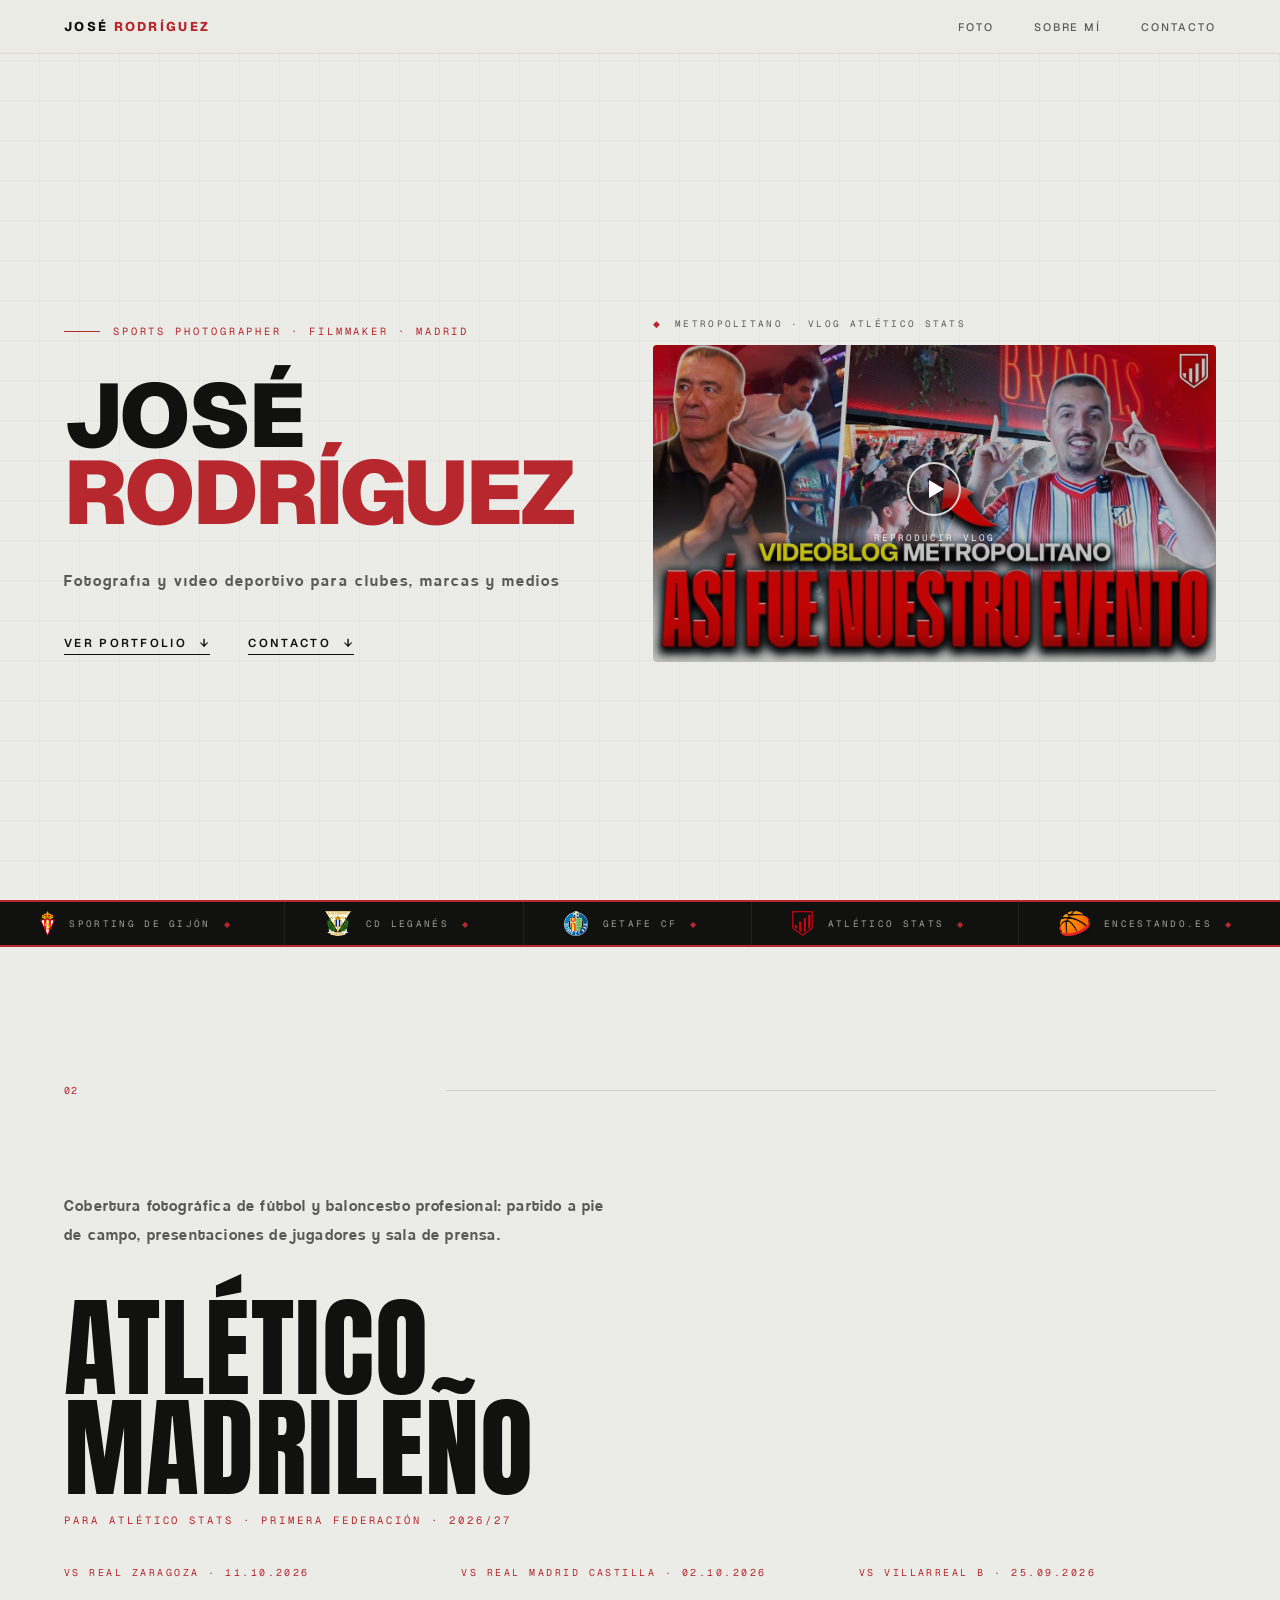
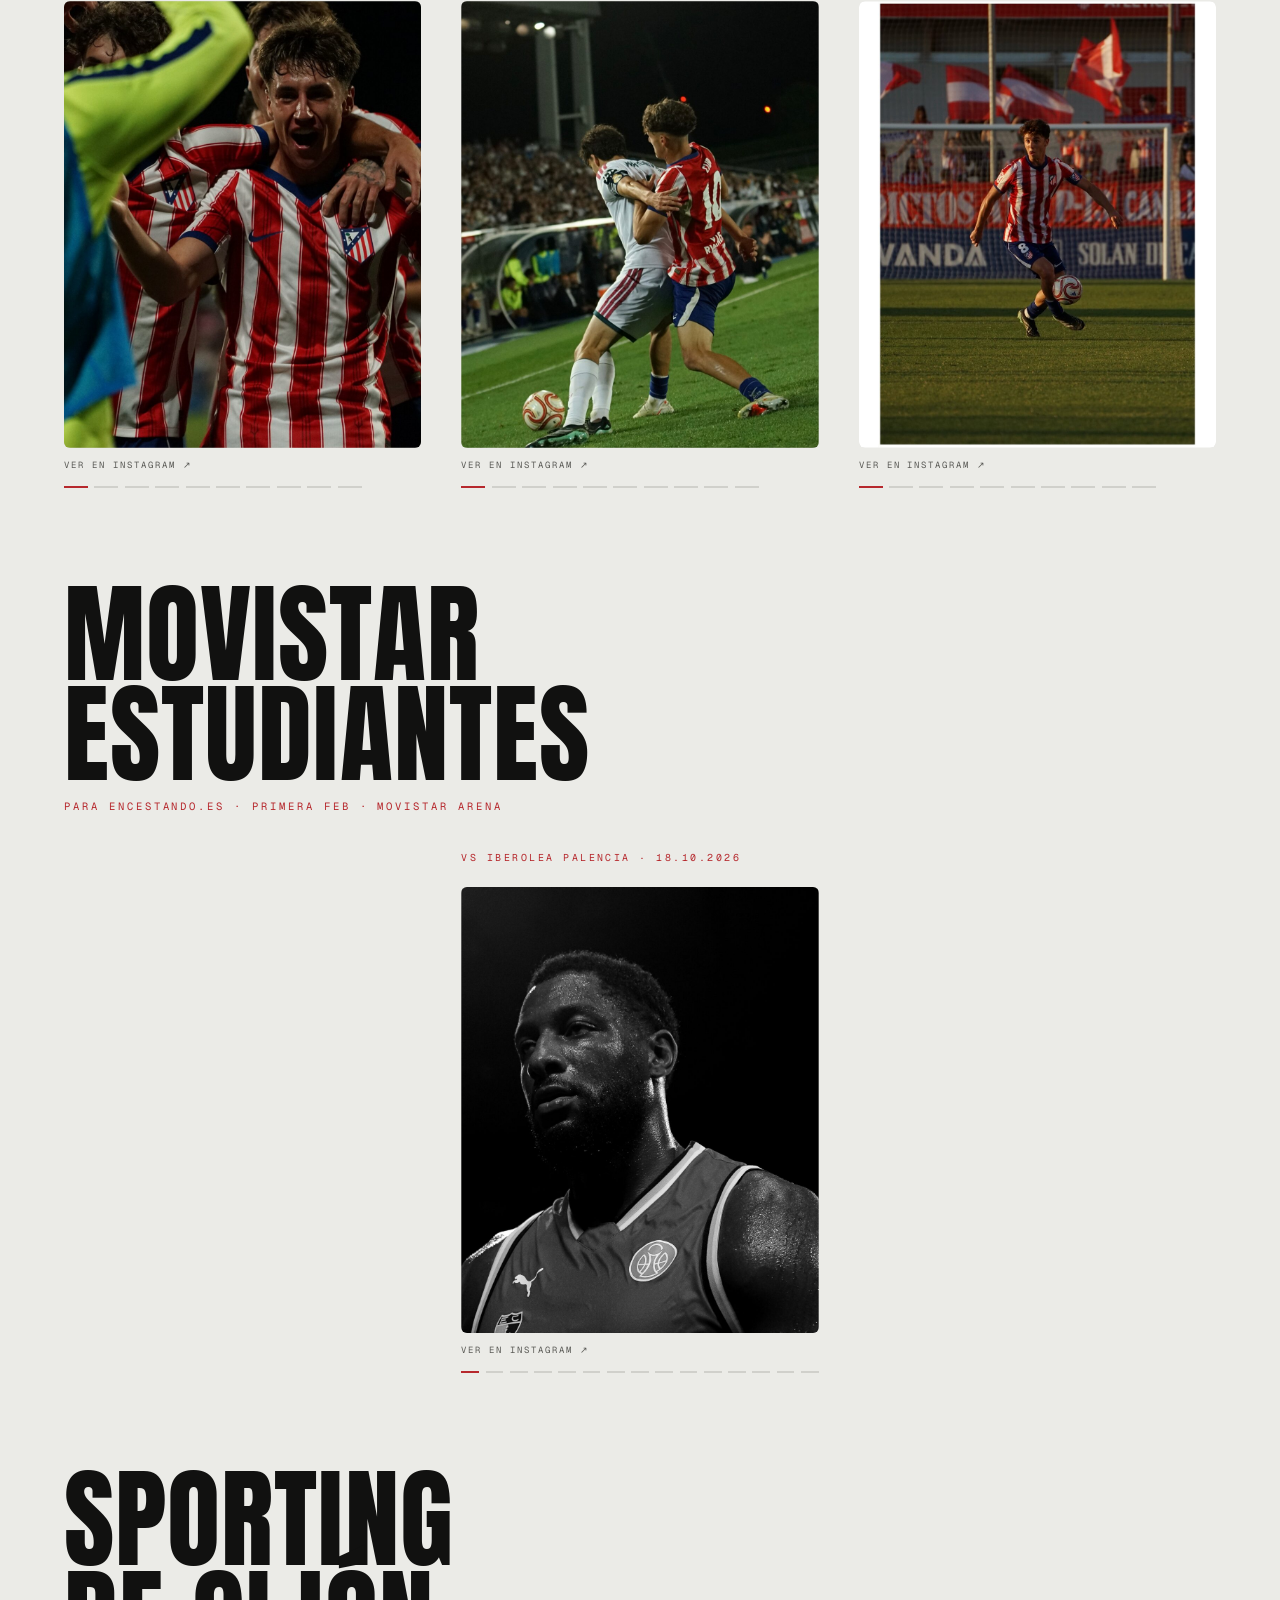
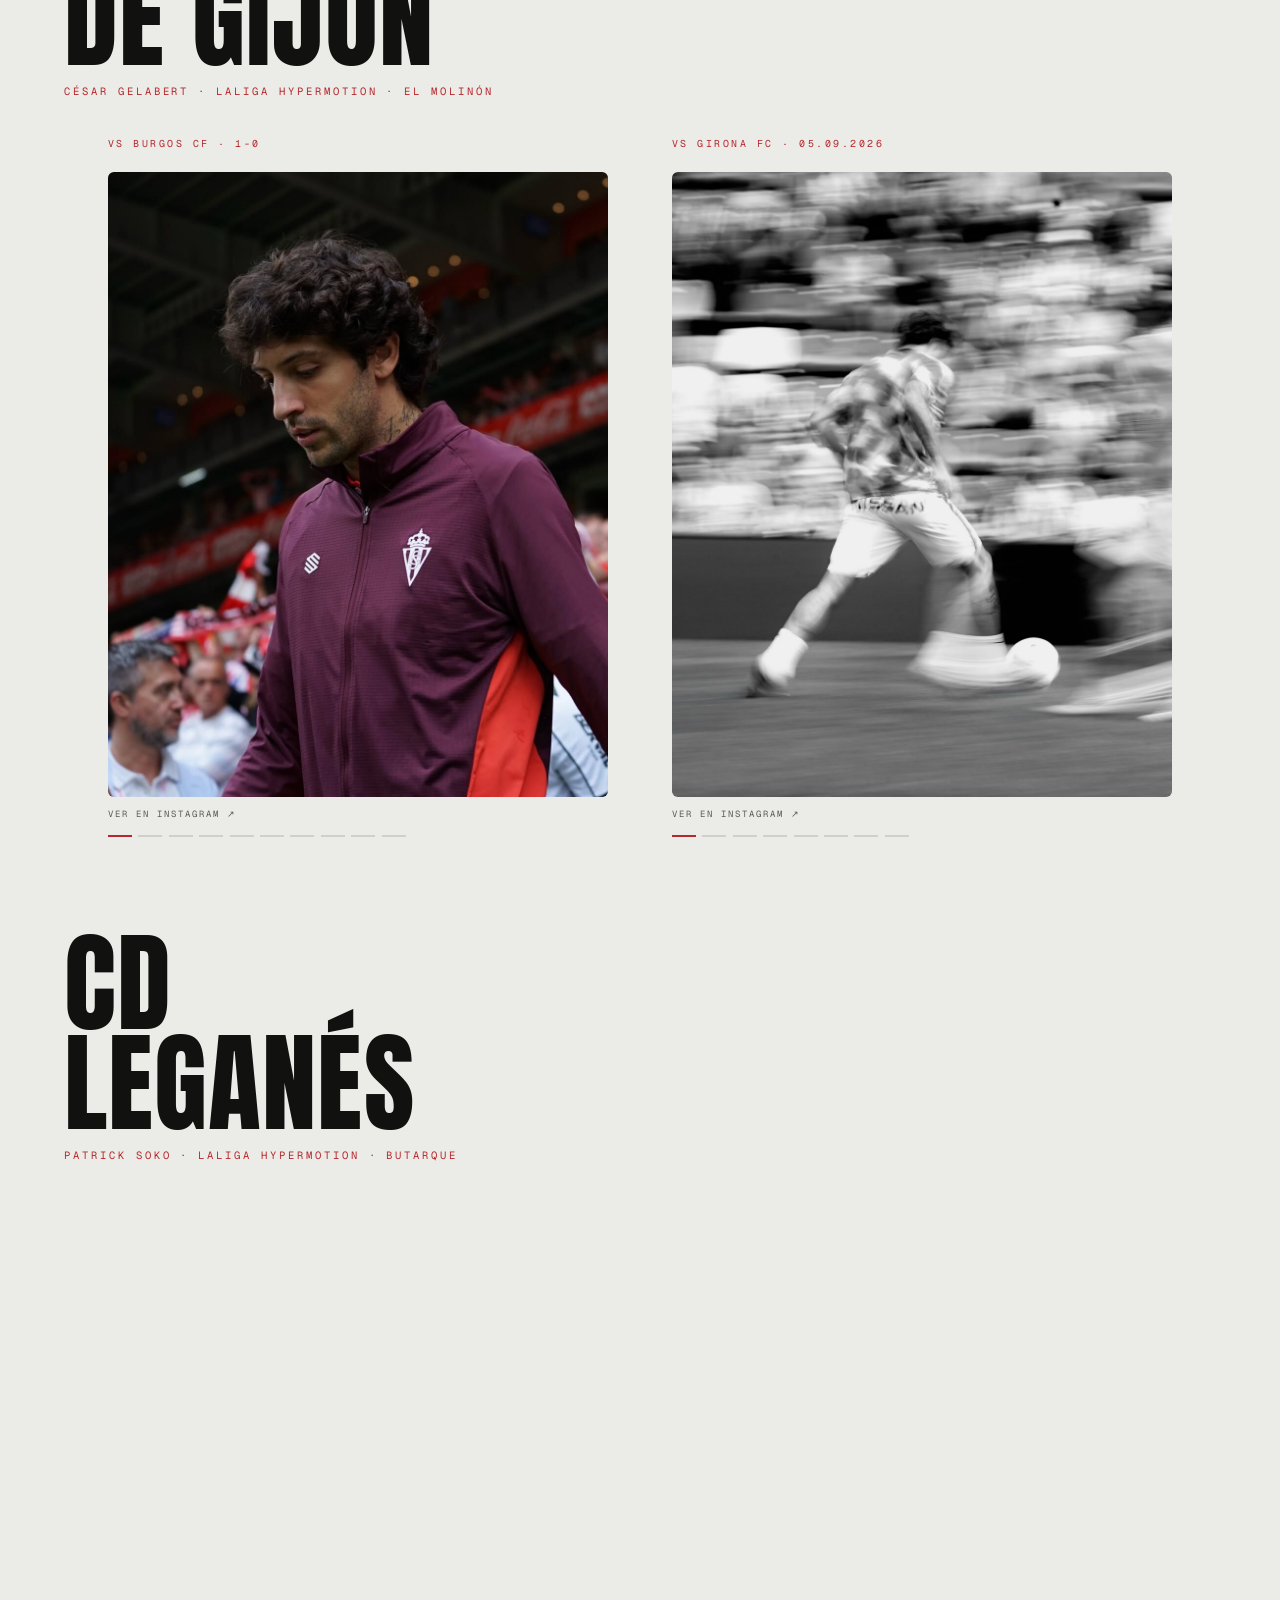
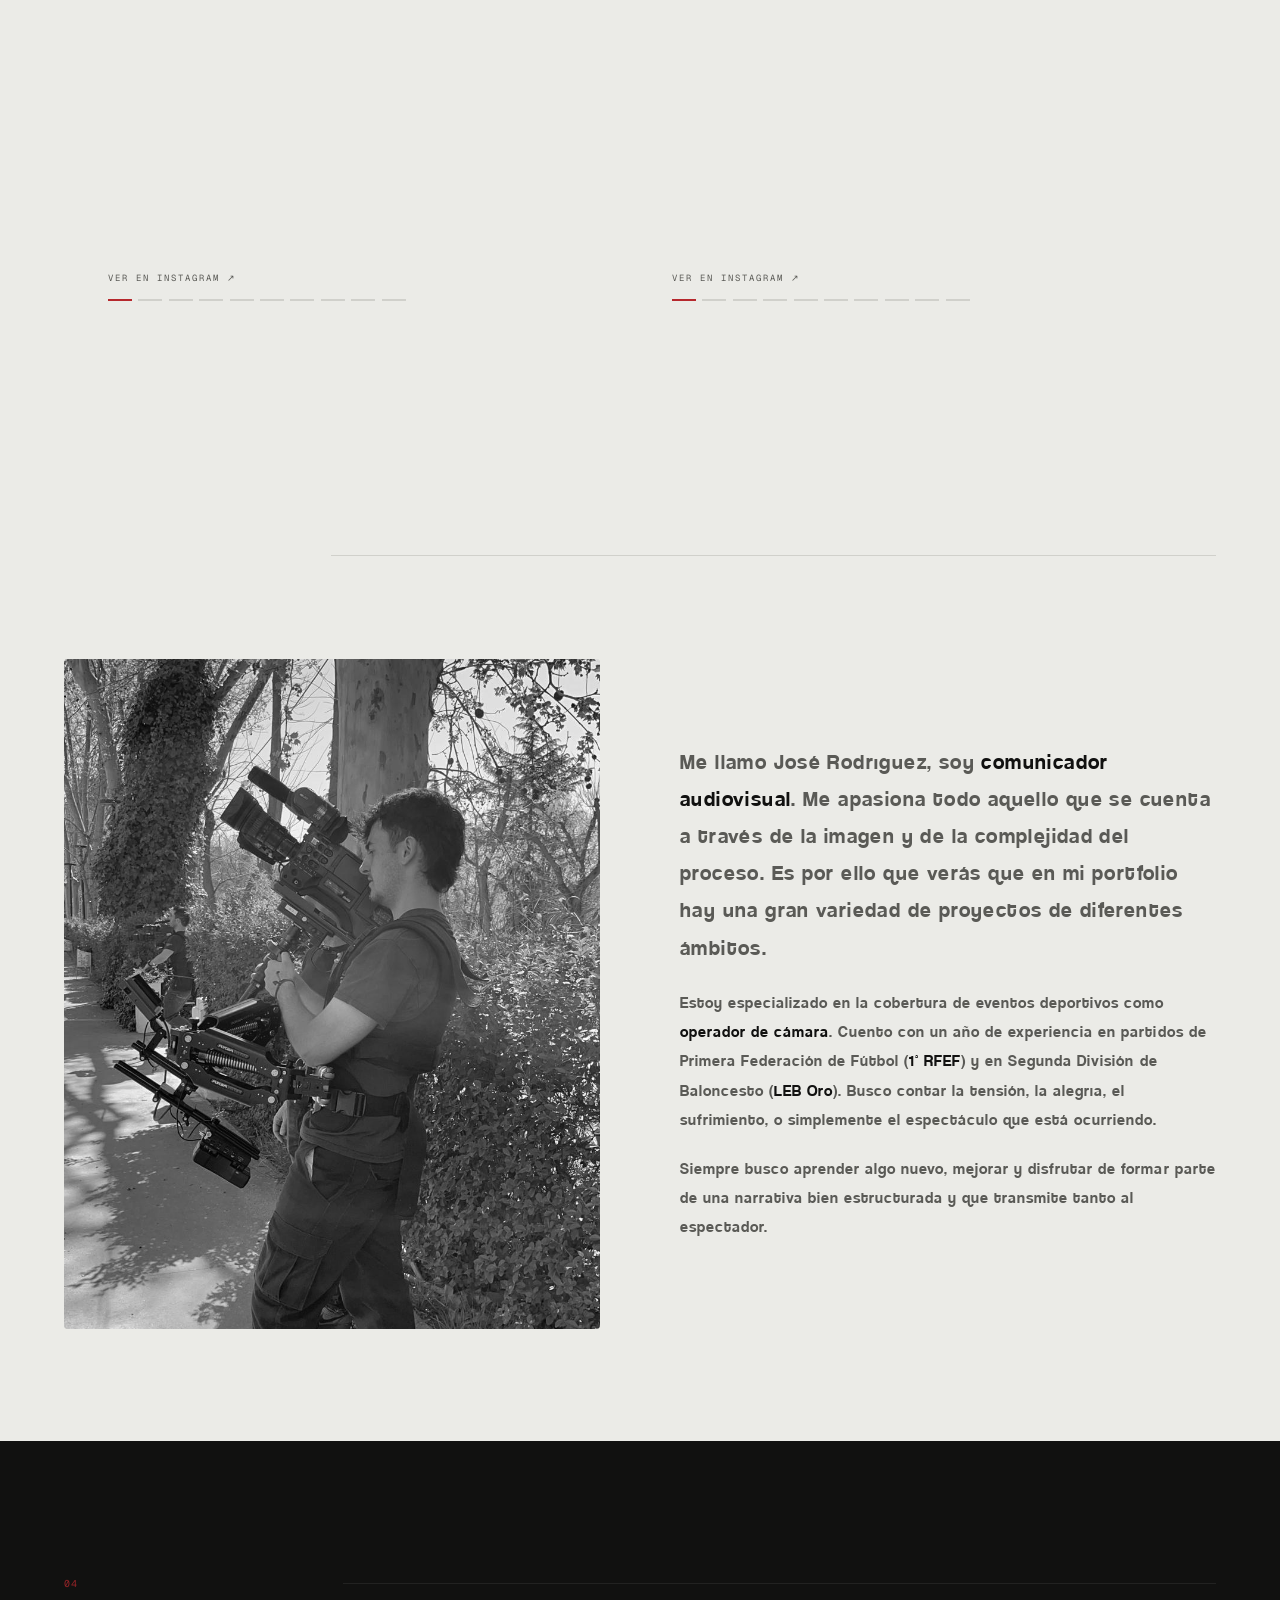
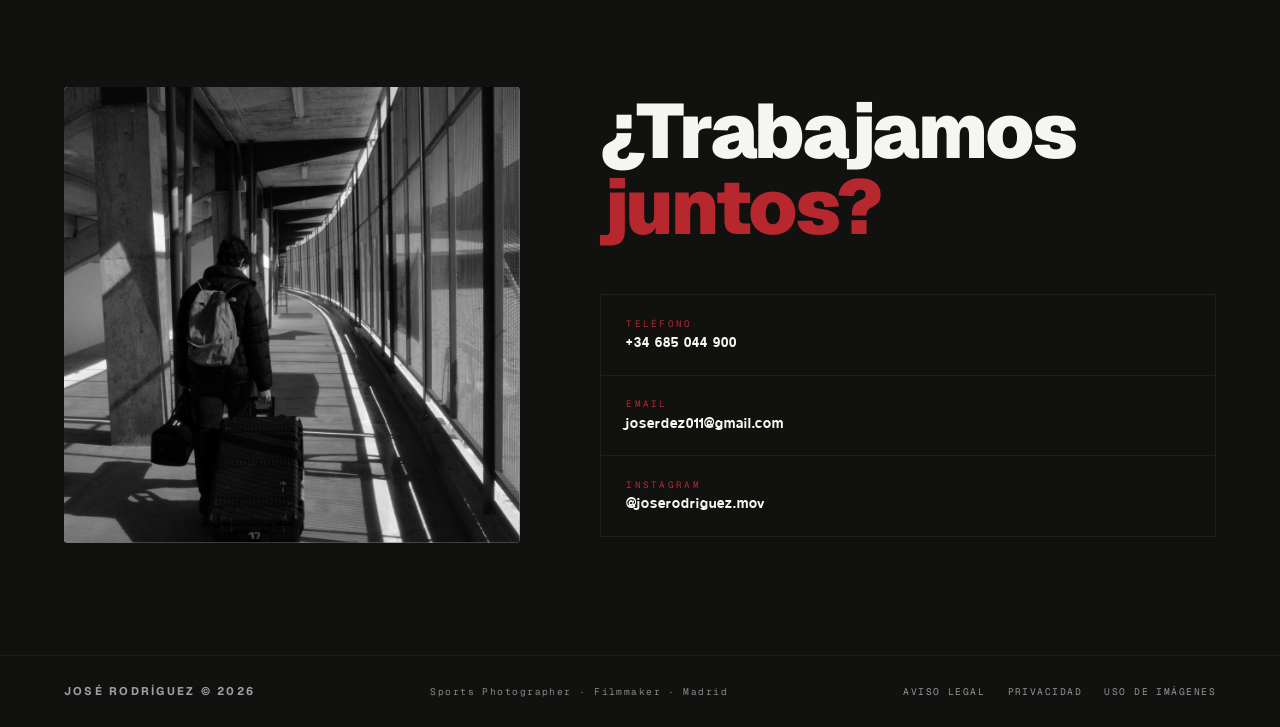
<file: index.html>
<!DOCTYPE html>
<html lang="es">
<head>
  <meta charset="UTF-8">
  <meta name="viewport" content="width=device-width, initial-scale=1.0">
  <title>José Rodríguez — Sports Photographer & Filmmaker</title>
  <meta name="description" content="Sports Photographer & Filmmaker. Fotografía y vídeo deportivo para clubes, marcas y medios. Madrid.">

  <!-- Tipografías: Geist para textos técnicos/números y Coolvetica para un impacto brutalista.
       Autoalojadas en resources/fonts/ para no enviar la IP del visitante a Google ni a
       cdnfonts (RGPD). Para regenerarlas: python scripts/selfhost_fonts.py -->
  <link rel="preload" href="resources/fonts/geist-latin.woff2" as="font" type="font/woff2" crossorigin>
  <link rel="preload" href="resources/fonts/coolvetica.woff" as="font" type="font/woff" crossorigin>
  <link href="resources/fonts/fonts.css" rel="stylesheet">

  <style>
    /* ─── RESET & REGLAS BASE ────────────────────────────────── */
    *, *::before, *::after { box-sizing: border-box; margin: 0; padding: 0; }
    html { scroll-behavior: smooth; font-size: 16px; }

    /* ─── DESIGN TOKENS (Variables Globales) ──────────────────── */
    :root {
      --ease-out: cubic-bezier(0.16, 1, 0.3, 1);
      --bg:    #ebebe7;
      --red:   #b6282d;
      --dark:  #111110;
      --mid:   #5a5a56;
      --pale:  #d0d0cb;
      --white: #f5f5f2;
      --fh:    'Geist', 'Arial', sans-serif;
      --fb:    'Coolvetica', 'Arial Narrow', 'Arial', sans-serif;
      --fm:    'Geist Mono', monospace;
      --fd:    'Anton', 'Arial Narrow', 'Arial', sans-serif; /* Display condensado para titulares editoriales */
    }

    body {
      background: var(--bg);
      color: var(--dark);
      font-family: var(--fb);
      overflow-x: hidden;
    }

    /* ─── NAVEGACIÓN (Fixed + Blur Efecto Lente) ──────────────── */
    nav {
      position: fixed;
      inset: 0 0 auto 0;
      z-index: 1000;
      display: flex;
      justify-content: space-between;
      align-items: center;
      padding: 1.1rem 4rem;
      background: rgba(235,235,231,0.92);
      backdrop-filter: blur(14px);
      -webkit-backdrop-filter: blur(14px);
      border-bottom: 1px solid rgba(182,40,45,0.12);
    }
    .nav-logo {
      font-family: var(--fh);
      font-weight: 800;
      font-size: 0.8rem;
      letter-spacing: 0.18em;
      text-transform: uppercase;
      color: var(--dark);
      z-index: 1001;
    }
    .nav-logo em { color: var(--red); font-style: normal; }

    .nav-links {
      list-style: none;
      display: flex;
      gap: 2.5rem;
    }
    .nav-links a {
      font-family: var(--fh);
      font-size: 0.68rem;
      font-weight: 500;
      letter-spacing: 0.18em;
      text-transform: uppercase;
      text-decoration: none;
      color: var(--mid);
      transition: color 0.2s;
    }
    .nav-links a:hover { color: var(--red); }
    .nav-links a { position: relative; }
    .nav-links a::after { content: ''; position: absolute; left: 0; right: 0; bottom: -6px; height: 1px; background: var(--red);
                          transform: scaleX(0); transform-origin: right; transition: transform 0.35s var(--ease-out); }
    .nav-links a:hover::after { transform: scaleX(1); transform-origin: left; }

    /* Menú Hamburguesa (Mobile) */
    .nav-toggle {
      display: none;
      background: none;
      border: none;
      cursor: pointer;
      padding: 0.5rem;
      z-index: 1001;
    }
    .hamburger {
      display: block;
      width: 24px;
      height: 2px;
      background: var(--dark);
      position: relative;
      transition: background 0.2s;
    }
    .hamburger::before, .hamburger::after {
      content: '';
      position: absolute;
      left: 0;
      width: 24px;
      height: 2px;
      background: var(--dark);
      transition: transform 0.3s;
    }
    .hamburger::before { top: -6px; }
    .hamburger::after { top: 6px; }

    /* Transformación CSS para el estado Open de la hamburguesa */
    .nav-toggle.open .hamburger { background: transparent; }
    .nav-toggle.open .hamburger::before { transform: rotate(45deg); top: 0; }
    .nav-toggle.open .hamburger::after { transform: rotate(-45deg); top: 0; }

    /* ─── HERO / PORTADA (Nombre protagonista + Escaparate) ───── */
    .hero {
      min-height: 100svh;
      display: flex;
      flex-direction: column;
      justify-content: center;
      padding: 9rem 4rem 4rem;
      position: relative;
      overflow: hidden;
      gap: 2.4rem;
    }
    /* Grid de fondo (Estética de guías de cámara/foco) */
    .hero::before {
      content: '';
      position: absolute;
      inset: 0;
      background-image:
        repeating-linear-gradient(0deg, transparent, transparent 39px, rgba(0,0,0,0.03) 39px, rgba(0,0,0,0.03) 40px),
        repeating-linear-gradient(90deg, transparent, transparent 39px, rgba(0,0,0,0.03) 39px, rgba(0,0,0,0.03) 40px);
      pointer-events: none;
      z-index: -1;
    }

    .hero-eyebrow {
      font-family: var(--fm);
      font-size: 0.65rem;
      letter-spacing: 0.28em;
      text-transform: uppercase;
      color: var(--red);
      display: flex;
      align-items: center;
      gap: 0.8rem;
    }
    .hero-eyebrow::before {
      content: '';
      display: inline-block;
      width: 36px;
      height: 1px;
      background: var(--red);
    }

    /* Nombre a secas, escala fluida brutal */
    h1.hero-name {
      font-family: var(--fh);
      font-weight: 900;
      font-size: clamp(3.6rem, 13vw, 12rem);
      line-height: 0.86;
      letter-spacing: -0.035em;
      color: var(--dark);
    }
    h1.hero-name .r { color: var(--red); display: block; }

    .hero-desc { max-width: 540px; }
    .hero-desc p {
      font-family: var(--fb);
      font-size: 1.05rem;
      letter-spacing: 0.12em;
      line-height: 1.6;
      color: var(--mid);
    }
    .hero-desc strong { color: var(--dark); font-weight: 400; }

    .hero-cta {
      display: inline-flex;
      align-items: center;
      gap: 0.8rem;
      font-family: var(--fh);
      font-size: 0.72rem;
      font-weight: 600;
      letter-spacing: 0.2em;
      text-transform: uppercase;
      text-decoration: none;
      color: var(--dark);
      border-bottom: 1px solid var(--dark);
      padding-bottom: 0.25rem;
      transition: color 0.2s, border-color 0.2s;
      width: max-content;
    }
    .hero-cta:hover { color: var(--red); border-color: var(--red); }
    .hero-cta::after { content: '↓'; }
    .hero-ctas { display: flex; flex-wrap: wrap; gap: 1rem 2.4rem; }

    /* Escaparate: proyecto destacado directamente en portada */
    /* La columna de texto conserva el ritmo vertical que antes daba el gap del
       propio .hero, ahora que ese gap separa las dos columnas. */
    .hero-main { display: flex; flex-direction: column; gap: 2.4rem; min-width: 0; }

    .hero-showcase {
      width: 100%;
      margin-top: 0.6rem;
    }
    .hero-showcase-label {
      font-family: var(--fm);
      font-size: 0.58rem;
      letter-spacing: 0.25em;
      text-transform: uppercase;
      color: var(--mid);
      margin-bottom: 0.9rem;
      display: flex;
      align-items: center;
      gap: 0.8rem;
    }
    .hero-showcase-label span { color: var(--red); }

    /* ─── CARRUSEL DE PORTADA ─────────────────────────────────────
       Las fotos del post vienen en 4:5, así que el escaparate se estrecha en
       lugar de ocupar todo el ancho de la portada. Las diapositivas se apilan
       en la misma celda y se cruzan por opacidad: sin reflow y sin saltos. */
    .hero-carousel { width: 100%; }
    /* El marco envuelve solo la fotografía: así las flechas se centran contra
       ella y no contra el conjunto (que incluye el aviso y los puntos). Van
       fuera del <a> a propósito, para que navegar no abra Instagram. */
    .hc-frame { position: relative; }
    .hc-link { display: block; text-decoration: none; }
    .hc-stage {
      position: relative;
      aspect-ratio: 4/5;
      overflow: hidden;
      border-radius: 6px;
      background: var(--pale);
    }
    .hc-slide {
      position: absolute;
      inset: 0;
      width: 100%;
      height: 100%;
      object-fit: cover;
      opacity: 0;
      transition: opacity 0.7s ease, transform 6s linear;
    }
    /* La foto activa se acerca despacio mientras está en pantalla (5 s por foto). */
    .hc-slide.is-active { opacity: 1; transform: scale(1.06); }

    .hc-hint {
      text-decoration: none;
      display: inline-flex;
      align-items: center;
      gap: 0.4rem;
      margin-top: 0.7rem;
      font-family: var(--fm);
      font-size: 0.56rem;
      letter-spacing: 0.22em;
      text-transform: uppercase;
      color: var(--mid);
      transition: color 0.2s;
    }
    .hero-carousel:hover .hc-hint { color: var(--red); }

    /* Flechas: fuera del <a>, para que navegar el carrusel no abra Instagram. */
    .hc-arrow {
      position: absolute;
      top: 50%;
      transform: translateY(-50%);
      width: 2.4rem;
      height: 2.4rem;
      display: grid;
      place-items: center;
      border: 1px solid rgba(235,235,231,0.35);
      background: rgba(17,17,16,0.45);
      color: var(--white);
      font-family: var(--fh);
      font-size: 1.4rem;
      line-height: 1;
      cursor: pointer;
      border-radius: 50%;
      opacity: 0;
      transition: opacity 0.25s, background 0.2s, border-color 0.2s;
    }
    .hero-carousel:hover .hc-arrow,
    .hc-arrow:focus-visible { opacity: 1; }
    .hc-arrow:hover { background: var(--red); border-color: var(--red); }
    .hc-prev { left: 0.7rem; }
    .hc-next { right: 0.7rem; }

    .hc-dots { display: flex; gap: 0.4rem; margin-top: 0.8rem; }
    /* Los puntos encogen si no caben: los 15 del Estudiantes medían 449px en fila y, en el
       móvil, ensanchaban el carrusel por encima del ancho de pantalla. */
    .hc-dot {
      flex: 0 1 1.5rem;
      min-width: 4px;
      height: 2px;
      padding: 0;
      border: 0;
      background: var(--pale);
      cursor: pointer;
      transition: background 0.25s;
    }
    .hc-dot.is-active { background: var(--red); }

    /* Sin autoplay si el visitante pide menos movimiento (lo corta también el JS);
       aquí se elimina además el fundido para que el cambio sea instantáneo. */
    @media (prefers-reduced-motion: reduce) {
      .hc-slide { transition: none; }
      .hc-arrow { opacity: 1; }
    }

    /* En pantallas táctiles no hay hover, así que las flechas se quedan fijas:
       si no, en el móvil el carrusel sólo se podría pasar por los puntos. */
    @media (hover: none) {
      .hc-arrow { opacity: 1; }
    }


    /* ─── MARQUESINA / FILM TICKER (Animación Infinita) ───────── */
    .film-ticker {
      background: var(--dark);
      padding: 0;
      overflow: hidden;
      display: flex;
      border-top: 2px solid var(--red);
      border-bottom: 2px solid var(--red);
    }
    .film-ticker-track {
      display: flex;
      gap: 0;
      /* Cada mitad lleva la lista dos veces (~2550px) para no dejar hueco en pantallas
         anchas; 48s mantiene la velocidad que tenía con la lista de antes. */
      animation: ticker-move 48s linear infinite;
      will-change: transform; /* Optimización de renderizado por GPU */
    }
    .film-ticker-track:hover { animation-play-state: paused; }

    @keyframes ticker-move {
      from { transform: translateX(0); }
      to   { transform: translateX(-50%); }
    }
    .ticker-seg {
      display: flex;
      align-items: center;
      padding: 0.55rem 2.5rem;
      border-right: 1px solid rgba(255,255,255,0.07);
      white-space: nowrap;
      flex-shrink: 0;
    }
    .ticker-seg span {
      font-family: var(--fm);
      font-size: 0.58rem;
      letter-spacing: 0.25em;
      text-transform: uppercase;
      color: rgba(255,255,255,0.6);
    }
    .ticker-seg .red { color: var(--red); margin: 0 0.8rem; font-size: 0.5rem; }
    /* Escudo o logo del cliente, en miniatura delante de su nombre. */
    .ticker-seg img { height: 1.6rem; width: auto; margin-right: 0.9rem; }

    /* ─── MAQUETACIÓN DE SECCIONES (Shells) ──────────────────── */
    section.s { padding: 7rem 4rem; }
    .s-head {
      display: flex;
      align-items: center;
      gap: 1.5rem;
      margin-bottom: 4.5rem;
    }
    .s-num {
      font-family: var(--fm);
      font-size: 0.62rem;
      color: var(--red);
      letter-spacing: 0.15em;
      flex-shrink: 0;
    }
    .s-title {
      font-family: var(--fh);
      font-size: clamp(1.8rem, 4vw, 3rem);
      font-weight: 800;
      color: var(--red);
      letter-spacing: -0.02em;
      flex-shrink: 0;
    }
    .s-rule { flex: 1; height: 1px; background: var(--pale); }

    /* Variantes cromáticas estructurales */
    .s--dark { background: var(--dark); }
    .s--dark .s-num { color: rgba(182,40,45,0.8); }
    .s--dark .s-title { color: var(--red); }
    .s--dark .s-rule { background: rgba(255,255,255,0.07); }

    .s--red { background: var(--red); }
    .s--red .s-num { color: rgba(235,235,231,0.5); }
    .s--red .s-title { color: var(--bg); }
    .s--red .s-rule { background: rgba(235,235,231,0.2); }

    /* ─── INTRO DE SECCIÓN ───────────────────────────────────── */
    .pf-intro {
      font-family: var(--fb);
      font-size: 1.05rem;
      letter-spacing: 0.07em;
      line-height: 1.7;
      max-width: 560px;
      margin-bottom: 3rem;
    }
    .s .pf-intro { color: var(--mid); }

    /* ─── TITULAR EDITORIAL DE CADA CLUB (condensado, ref. Zara) ─ */
    .vfeat { max-width: 1100px; }
    .vfeat-title {
      font-family: var(--fd);
      font-weight: 400;
      font-size: clamp(3rem, 8.5vw, 7.5rem);
      line-height: 0.92;
      text-transform: uppercase;
      letter-spacing: 0.01em;
      color: var(--white);
    }
    .vfeat-title span {
      display: block;
      font-family: var(--fm);
      font-size: 0.66rem;
      letter-spacing: 0.28em;
      text-transform: uppercase;
      color: var(--red);
      margin-top: 1.1rem;
    }
    /* La miniatura (img 16:9) se muestra como bloque a ancho completo y su altura natural
       define el alto del marco: técnica simple e infalible (la misma del grid masonry),
       sin object-fit/aspect-ratio/padding que en el destacado ancho no llenaban. */
    .vid-frame { position: relative; width: 100%; background-color: var(--dark); overflow: hidden; cursor: pointer; border-radius: 4px; }
    .vid-frame img.vid-thumb { display: block; width: 100%; height: auto; transition: transform 0.3s ease; }
    .vid-frame:hover img.vid-thumb { transform: scale(1.03); }
    /* Al reproducir, el <iframe> sustituye a la miniatura; el marco ya no
       tiene contenido que le dé altura, así que la fija el aspect-ratio. */
    .vid-frame iframe { display: block; width: 100%; aspect-ratio: 16/9; border: none; background: #000; }

    .vid-placeholder {
      position: absolute;
      inset: 0;
      display: flex;
      flex-direction: column;
      align-items: center;
      justify-content: center;
      gap: 1rem;
      background: rgba(17,17,16,0.25);
      transition: background 0.3s;
      z-index: 1;
    }
    .vid-frame:hover .vid-placeholder { background: rgba(17,17,16,0.45); }

    /* Icono Play puro CSS */
    .vid-play {
      width: 54px;
      height: 54px;
      border: 2px solid rgba(255,255,255,0.8);
      border-radius: 50%;
      display: flex;
      align-items: center;
      justify-content: center;
      background: rgba(17,17,16,0.2);
      transition: transform 0.2s, background 0.2s;
    }
    .vid-frame:hover .vid-play { transform: scale(1.08); background: var(--red); border-color: var(--red); }
    .vid-play::after {
      content: '';
      margin-left: 4px;
      border-top: 9px solid transparent;
      border-bottom: 9px solid transparent;
      border-left: 15px solid #fff;
    }
    .vid-hint {
      font-family: var(--fm);
      font-size: 0.58rem;
      letter-spacing: 0.22em;
      text-transform: uppercase;
      color: rgba(255,255,255,0.9);
      text-shadow: 0 2px 4px rgba(0,0,0,0.4);
    }
    .s:not(.s--dark) .vfeat-title { color: var(--dark); }

    /* ─── SECCIÓN: PORTFOLIO FOTO ────────────────────────────── */
    /* Dos carruseles de post por club, lado a lado; ancho acotado para que el
       4:5 no se dispare en alto. */
    .post-pair { display: grid; grid-template-columns: repeat(2, minmax(0, 500px)); gap: 4rem; justify-content: center; }
    .post-pair .pf-cat { margin-top: 2.5rem; }
    .post-pair--trio { grid-template-columns: repeat(3, minmax(0, 420px)); gap: 2.5rem; }
    /* El post suelto (Estudiantes) mide lo mismo que una columna del trío del Atlético:
       con 420px fijos salía más grande en portátil y tableta, donde el trío encoge. */
    .post-pair--solo { grid-template-columns: minmax(0, min(420px, calc((100% - 5rem) / 3))); }
    .pf-cat a { color: inherit; text-underline-offset: 3px; }
    /* Etiqueta de categoría: separa el portfolio de foto por reportaje
       (CD Leganés, Getafe CF) en lugar de mezclarlo todo. */
    .pf-cat {
      font-family: var(--fm);
      font-size: 0.62rem;
      letter-spacing: 0.25em;
      text-transform: uppercase;
      color: var(--red);
      margin: 3.5rem 0 1.4rem;
    }

    /* ─── SECCIÓN: SOBRE MÍ (Image-led, ref. Diego Simón) ────── */
    /* Fila principal: foto grande a la izquierda + texto a la derecha */
    .about-grid {
      display: grid;
      grid-template-columns: 1fr 1fr;
      gap: 5rem;
      align-items: center;
    }
    /* Foto editorial en B/N que recupera el color al pasar el cursor */
    .about-photo {
      aspect-ratio: 4/5;
      overflow: hidden;
      border-radius: 4px;
      background: var(--pale);
    }
    .about-photo--sq { aspect-ratio: 1/1; }
    .about-photo img {
      width: 100%;
      height: 100%;
      object-fit: cover;
      filter: grayscale(1);
      transition: filter 0.6s ease, transform 0.6s ease;
    }
    .about-photo:hover img { filter: grayscale(0); transform: scale(1.02); }

    /* Texto de perfil: entrada destacada + cuerpo, en tono apagado */
    .about-lead {
      font-family: var(--fb);
      font-size: clamp(1.1rem, 1.9vw, 1.45rem);
      line-height: 1.6;
      letter-spacing: 0.06em;
      color: var(--mid);
    }
    .about-lead strong { color: var(--dark); font-weight: 400; }
    .about-lead + .about-body { margin-top: 1.3rem; }
    .about-body {
      font-family: var(--fb);
      font-size: 1.05rem;
      line-height: 1.75;
      letter-spacing: 0.06em;
      color: var(--mid);
    }
    .about-body + .about-body { margin-top: 1.2rem; }
    .about-body strong { color: var(--dark); font-weight: 400; }

    /* ─── SECCIÓN: CONTACTO ──────────────────────────────────── */
    /* La foto "en ruta" que antes iba en Sobre mí con una tabla de datos (repetía estos
       mismos enlaces) acompaña ahora al contacto. */
    .contact-grid { display: grid; grid-template-columns: 0.85fr 1.15fr; gap: 5rem; align-items: center; }
    .contact-headline {
      font-family: var(--fh);
      font-size: clamp(2.5rem, 6vw, 5rem);
      font-weight: 900;
      line-height: 1;
      letter-spacing: -0.03em;
      color: var(--white);
    }
    .contact-headline em { color: var(--red); font-style: normal; }
    .contact-links { display: flex; flex-direction: column; gap: 0; margin-top: 3rem; }
    .c-link {
      display: flex;
      flex-direction: column;
      padding: 1.4rem 1.6rem;
      border: 1px solid rgba(255,255,255,0.06);
      border-top: none;
      text-decoration: none;
      position: relative;
      overflow: hidden;
      transition: background 0.2s, border-color 0.2s;
    }
    .c-link:first-child { border-top: 1px solid rgba(255,255,255,0.06); }
    /* Animación de barra lateral en hover */
    .c-link::before {
      content: '';
      position: absolute;
      left: 0; top: 0; bottom: 0;
      width: 3px;
      background: var(--red);
      transform: scaleY(0);
      transform-origin: bottom;
      transition: transform 0.25s ease;
    }
    .c-link:hover::before { transform: scaleY(1); }
    .c-link:hover { background: rgba(182,40,45,0.06); border-color: rgba(182,40,45,0.2); }
    .c-lbl {
      font-family: var(--fm);
      font-size: 0.58rem;
      letter-spacing: 0.25em;
      text-transform: uppercase;
      color: var(--red);
      margin-bottom: 0.3rem;
    }
    .c-val { font-family: var(--fb); font-size: 1rem; letter-spacing: 0.06em; color: var(--white); }

    /* ─── FOOTER ─────────────────────────────────────────────── */
    footer {
      background: var(--dark);
      padding: 1.8rem 4rem;
      border-top: 1px solid rgba(255,255,255,0.05);
      display: flex;
      justify-content: space-between;
      align-items: center;
      flex-wrap: wrap;
      gap: 1rem 2rem;
    }
    .foot-name { font-family: var(--fh); font-size: 0.7rem; font-weight: 700; letter-spacing: 0.2em; text-transform: uppercase; color: rgba(255,255,255,0.6); }
    .foot-copy { font-family: var(--fm); font-size: 0.6rem; letter-spacing: 0.15em; color: rgba(255,255,255,0.5); }
    .foot-legal { display: flex; gap: 1.4rem; flex-wrap: wrap; }
    .foot-legal a {
      font-family: var(--fm); font-size: 0.6rem; letter-spacing: 0.15em;
      text-transform: uppercase; color: rgba(255,255,255,0.55);
      text-decoration: none; transition: color 0.25s ease;
    }
    .foot-legal a:hover { color: var(--red); }

    /* ─── RENDER PERFORMANCE ANIMATIONS ─────────────────────── */
    @keyframes fadeUp {
      from { opacity: 0; transform: translateY(22px); }
      to   { opacity: 1; transform: translateY(0); }
    }
    .hero-eyebrow   { animation: fadeUp 0.7s 0.05s ease both; }
    h1.hero-name    { animation: fadeUp 0.7s 0.15s ease both; }
    .hero-desc      { animation: fadeUp 0.7s 0.25s ease both; }
    .hero-cta       { animation: fadeUp 0.7s 0.32s ease both; }
    .hero-showcase  { animation: fadeUp 0.7s 0.4s ease both; }

    h1.hero-name .r { animation: fadeUp 0.8s 0.3s var(--ease-out) both; }

    /* ─── MOVIMIENTO AL HACER SCROLL ─────────────────────────────
       El JS marca las piezas de cada sección (así, sin JS, todo se ve) y les añade
       .visible al asomar. Sólo transform, opacity y clip-path: no recoloca la página. */
    .reveal { opacity: 0; transform: translateY(28px); transition: opacity 0.8s var(--ease-out), transform 0.8s var(--ease-out); transition-delay: var(--d, 0s); }
    .reveal.visible { opacity: 1; transform: none; }
    /* Titulares: suben desde detrás de una máscara. El margen negativo final deja
       sitio a tildes y descendentes. */
    .reveal-mask { clip-path: inset(0 0 100% 0); transform: translateY(0.3em); transition: clip-path 1s var(--ease-out), transform 1s var(--ease-out); transition-delay: var(--d, 0s); }
    .reveal-mask.visible { clip-path: inset(-25% -5% -25% -5%); transform: none; }
    /* Fotos y vídeos: se descubren de abajo arriba, como una cortina, y la imagen se asienta. */
    .reveal-media { clip-path: inset(100% 0 0 0); transition: clip-path 1.1s var(--ease-out); transition-delay: var(--d, 0s); }
    .reveal-media.visible { clip-path: inset(0); }
    .reveal-media img:not(.hc-slide), .reveal-media video { transform: scale(1.12); transition: transform 1.5s var(--ease-out); transition-delay: var(--d, 0s); }
    .reveal-media.visible img:not(.hc-slide), .reveal-media.visible video { transform: none; }
    /* La línea de cada cabecera de sección se dibuja de izquierda a derecha. */
    .reveal-line .s-rule { transform: scaleX(0); transform-origin: left; transition: transform 1.2s 0.25s var(--ease-out); }
    .reveal-line.visible .s-rule { transform: scaleX(1); }

    /* Barra de progreso de lectura, en el rojo de grabación. */
    .scroll-progress { position: fixed; top: 0; left: 0; right: 0; height: 2px; background: var(--red); transform: scaleX(0); transform-origin: left; z-index: 3000; pointer-events: none; }

    /* ─── RESPONSIVE DESIGN (Media Queries) ──────────────────── */

    /* Pantallas grandes: el contenido se queda en 1440px centrados. Sin tope,
       a 2560px las rejillas de foto y vídeo se estiraban a pantalla completa
       mientras textos y carruseles se quedaban diminutos a un lado. */
    nav, .hero, section.s, footer {
      padding-left: max(4rem, calc(50% - 720px));
      padding-right: max(4rem, calc(50% - 720px));
    }

    /* En una sola columna el vlog quedaba por debajo del fold. A partir de
       700px el nombre y el vlog se enfrentan en dos columnas. */
    @media (min-width: 700px) {
      .hero {
        display: grid;
        grid-template-columns: minmax(0, 1fr) clamp(300px, 44vw, 720px);
        align-items: center;
        column-gap: clamp(2rem, 5vw, 5rem);
      }
      /* El nombre ya no dispone del ancho completo: se redimensiona contra su
         columna para no desbordarla. */
      h1.hero-name { font-size: clamp(2.6rem, 7vw, 6.4rem); }
      .hero-showcase { width: 100%; margin-top: 0; }
    }

    @media (max-width: 980px) {
      .post-pair--trio, .post-pair--solo { grid-template-columns: minmax(0, 500px); }
      nav { padding: 1rem 1.5rem; }
      .nav-toggle { display: block; }
      .nav-links {
        position: fixed;
        top: 0; left: 0; right: 0; bottom: 0;
        height: 100vh;
        background: var(--bg);
        flex-direction: column;
        justify-content: center;
        align-items: center;
        gap: 2.4rem;
        transform: translateY(-100%);
        transition: transform 0.4s cubic-bezier(0.77, 0, 0.175, 1);
      }
      .nav-links.open { transform: translateY(0); }
      .nav-links a { font-size: 1.4rem; font-weight: 700; color: var(--dark); }

      .hero { padding: 8rem 1.5rem 4rem 1.5rem; gap: 2rem; }

      .hero, section.s, footer { padding-left: 1.5rem; padding-right: 1.5rem; }
      section.s { padding-top: 5rem; padding-bottom: 5rem; }

      .about-grid, .contact-grid { grid-template-columns: 1fr; gap: 3rem; }
      .contact-grid .about-photo { order: 1; }   /* en móvil, los enlaces antes que la foto */
    }

    @media (max-width: 600px) {
      h1.hero-name { font-size: clamp(2.9rem, 15vw, 4.5rem); }
      /* "ESTUDIANTES" no cabía a 320px con el mínimo de 3rem y se cortaba. */
      .vfeat-title { font-size: clamp(2.4rem, 14vw, 3rem); }
      .post-pair { grid-template-columns: 1fr; gap: 0; }
      .s-head { flex-direction: column; align-items: flex-start; gap: 0.8rem; margin-bottom: 3rem; }
      .s-rule { width: 100%; height: 1px; flex: none; }
      footer { flex-direction: column; align-items: flex-start; gap: 1rem; }
    }

    /* Respeto estricto a las preferencias del sistema del usuario */
    @media (prefers-reduced-motion: reduce) {
      *, *::before, *::after { animation-duration: 0.01ms !important; transition-duration: 0.01ms !important; }
      .hc-slide.is-active, .reveal-media img, .reveal-media video { transform: none !important; }
    }
  </style>
</head>
<body>

<!-- Estructura semántica de navegación accesible -->
<nav aria-label="Navegación principal">
  <div class="nav-logo">José <em>Rodríguez</em></div>

  <button class="nav-toggle" aria-label="Abrir menú" aria-expanded="false">
    <span class="hamburger"></span>
  </button>

  <ul class="nav-links">
    <li><a href="#photo">Foto</a></li>
    <li><a href="#about">Sobre mí</a></li>
    <li><a href="#contact">Contacto</a></li>
  </ul>
</nav>

<!-- ════════════════════════════════════════════════════════════
     01 · PORTADA — Nombre protagonista + proyecto escaparate
     ════════════════════════════════════════════════════════════ -->
<header class="hero" id="hero">
  <div class="hero-main">
    <div class="hero-eyebrow">Sports Photographer · Filmmaker · Madrid</div>
    <h1 class="hero-name">
      JOSÉ
      <span class="r">RODRÍGUEZ</span>
    </h1>

    <div class="hero-desc">
      <p>Fotografía y vídeo deportivo para clubes, marcas y medios</p>
    </div>

    <div class="hero-ctas">
      <a class="hero-cta" href="#photo">Ver portfolio</a>
      <a class="hero-cta" href="#contact">Contacto</a>
    </div>
  </div>

  <!-- ESCAPARATE: vlog de Atlético Stats en el Metropolitano. Miniatura
       autoalojada y sin loading="lazy" (es la imagen LCP); el <iframe>
       youtube-nocookie sólo se inserta al pulsar, así la portada no contacta
       con YouTube hasta entonces. -->
  <div class="hero-showcase">
    <div class="hero-showcase-label"><span>◆</span> Metropolitano · Vlog Atlético Stats</div>
    <div class="vid-frame" onclick="loadYouTube(this, 'KY1CASKn1mo')">
      <img src="resources/fotografias/vlog-atletico-stats.jpg" alt="Videoblog del evento de Atlético Stats en el Metropolitano" class="vid-thumb">
      <div class="vid-placeholder">
        <div class="vid-play"></div>
        <span class="vid-hint">Reproducir vlog</span>
      </div>
    </div>
  </div>
</header>

<!-- Clientes y marcas con los que ha colaborado José. Oculto para lectores de pantalla:
     los mismos nombres ya aparecen en el portfolio. -->
<div class="film-ticker" aria-hidden="true">
  <div class="film-ticker-track" id="ticker">
    <div class="ticker-seg"><img src="resources/logos/sporting.png" alt=""><span>Sporting de Gijón</span><span class="red">◆</span></div>
    <div class="ticker-seg"><img src="resources/logos/leganes.png" alt=""><span>CD Leganés</span><span class="red">◆</span></div>
    <div class="ticker-seg"><img src="resources/logos/getafe.png" alt=""><span>Getafe CF</span><span class="red">◆</span></div>
    <div class="ticker-seg"><img src="resources/logos/atletico-stats.png" alt=""><span>Atlético Stats</span><span class="red">◆</span></div>
    <div class="ticker-seg"><img src="resources/logos/encestando.png" alt=""><span>Encestando.es</span><span class="red">◆</span></div>
    <div class="ticker-seg"><img src="resources/logos/sporting.png" alt=""><span>Sporting de Gijón</span><span class="red">◆</span></div>
    <div class="ticker-seg"><img src="resources/logos/leganes.png" alt=""><span>CD Leganés</span><span class="red">◆</span></div>
    <div class="ticker-seg"><img src="resources/logos/getafe.png" alt=""><span>Getafe CF</span><span class="red">◆</span></div>
    <div class="ticker-seg"><img src="resources/logos/atletico-stats.png" alt=""><span>Atlético Stats</span><span class="red">◆</span></div>
    <div class="ticker-seg"><img src="resources/logos/encestando.png" alt=""><span>Encestando.es</span><span class="red">◆</span></div>
    <!-- Duplicación del track idéntica para asegurar el loop infinito sin saltos visuales -->
    <div class="ticker-seg"><img src="resources/logos/sporting.png" alt=""><span>Sporting de Gijón</span><span class="red">◆</span></div>
    <div class="ticker-seg"><img src="resources/logos/leganes.png" alt=""><span>CD Leganés</span><span class="red">◆</span></div>
    <div class="ticker-seg"><img src="resources/logos/getafe.png" alt=""><span>Getafe CF</span><span class="red">◆</span></div>
    <div class="ticker-seg"><img src="resources/logos/atletico-stats.png" alt=""><span>Atlético Stats</span><span class="red">◆</span></div>
    <div class="ticker-seg"><img src="resources/logos/encestando.png" alt=""><span>Encestando.es</span><span class="red">◆</span></div>
    <div class="ticker-seg"><img src="resources/logos/sporting.png" alt=""><span>Sporting de Gijón</span><span class="red">◆</span></div>
    <div class="ticker-seg"><img src="resources/logos/leganes.png" alt=""><span>CD Leganés</span><span class="red">◆</span></div>
    <div class="ticker-seg"><img src="resources/logos/getafe.png" alt=""><span>Getafe CF</span><span class="red">◆</span></div>
    <div class="ticker-seg"><img src="resources/logos/atletico-stats.png" alt=""><span>Atlético Stats</span><span class="red">◆</span></div>
    <div class="ticker-seg"><img src="resources/logos/encestando.png" alt=""><span>Encestando.es</span><span class="red">◆</span></div>
  </div>
</div>

<!-- ════════════════════════════════════════════════════════════
     02 · PORTFOLIO FOTO — Cobertura deportiva por club
     ════════════════════════════════════════════════════════════ -->
<section class="s" id="photo">
  <div class="s-head">
    <span class="s-num">02</span>
    <h2 class="s-title">Portfolio Foto</h2>
    <div class="s-rule"></div>
  </div>

  <p class="pf-intro">Cobertura fotográfica de fútbol y baloncesto profesional: partido a pie de campo, presentaciones de jugadores y sala de prensa.</p>

  <!-- ── POSTS DE INSTAGRAM POR CLUB ─────────────────────────────────────────
       Cada post es un carrusel igual que el de portada (flechas, puntos, pase
       automático), en su orden y en 4:5. El del Burgos reutiliza las fotos de la
       portada. Pulsar la foto abre el post; no se incrusta nada de Instagram.
       ─────────────────────────────────────────────────────────────────────── -->
  <!-- Atlético Madrileño: los tres últimos posts que José publicó para Atlético
       Stats, del más reciente al más antiguo. Tres carruseles en fila. -->
  <div class="vfeat">
    <h3 class="vfeat-title">Atlético<br>Madrileño<span>Para Atlético Stats · Primera Federación · 2026/27</span></h3>
  </div>

  <div class="post-pair post-pair--trio">
    <div class="hero-carousel" aria-roledescription="carrusel" aria-label="Atlético Madrileño — Real Zaragoza">
      <p class="pf-cat">vs Real Zaragoza · 11.10.2026</p>
      <div class="hc-frame">
        <a class="hc-link" href="https://www.instagram.com/p/DeZDKNvln8I/" target="_blank" rel="noopener" aria-label="Ver la publicación completa en Instagram">
          <div class="hc-stage">
            <img class="hc-slide is-active" src="resources/fotografias/atleti-zaragoza-01.jpg" alt="Atlético Madrileño — Real Zaragoza, fotografía 1 de 10" loading="lazy">
            <img class="hc-slide" src="resources/fotografias/atleti-zaragoza-02.jpg" alt="Atlético Madrileño — Real Zaragoza, fotografía 2 de 10" loading="lazy">
            <img class="hc-slide" src="resources/fotografias/atleti-zaragoza-03.jpg" alt="Atlético Madrileño — Real Zaragoza, fotografía 3 de 10" loading="lazy">
            <img class="hc-slide" src="resources/fotografias/atleti-zaragoza-04.jpg" alt="Atlético Madrileño — Real Zaragoza, fotografía 4 de 10" loading="lazy">
            <img class="hc-slide" src="resources/fotografias/atleti-zaragoza-05.jpg" alt="Atlético Madrileño — Real Zaragoza, fotografía 5 de 10" loading="lazy">
            <img class="hc-slide" src="resources/fotografias/atleti-zaragoza-06.jpg" alt="Atlético Madrileño — Real Zaragoza, fotografía 6 de 10" loading="lazy">
            <img class="hc-slide" src="resources/fotografias/atleti-zaragoza-07.jpg" alt="Atlético Madrileño — Real Zaragoza, fotografía 7 de 10" loading="lazy">
            <img class="hc-slide" src="resources/fotografias/atleti-zaragoza-08.jpg" alt="Atlético Madrileño — Real Zaragoza, fotografía 8 de 10" loading="lazy">
            <img class="hc-slide" src="resources/fotografias/atleti-zaragoza-09.jpg" alt="Atlético Madrileño — Real Zaragoza, fotografía 9 de 10" loading="lazy">
            <img class="hc-slide" src="resources/fotografias/atleti-zaragoza-10.jpg" alt="Atlético Madrileño — Real Zaragoza, fotografía 10 de 10" loading="lazy">
          </div>
        </a>
        <button class="hc-arrow hc-prev" type="button" aria-label="Fotografía anterior">‹</button>
        <button class="hc-arrow hc-next" type="button" aria-label="Fotografía siguiente">›</button>
      </div>
      <a class="hc-hint" href="https://www.instagram.com/p/DeZDKNvln8I/" target="_blank" rel="noopener">Ver en Instagram ↗</a>
      <div class="hc-dots">
        <button class="hc-dot is-active" type="button" aria-label="Ir a la fotografía 1 de 10"></button>
        <button class="hc-dot" type="button" aria-label="Ir a la fotografía 2 de 10"></button>
        <button class="hc-dot" type="button" aria-label="Ir a la fotografía 3 de 10"></button>
        <button class="hc-dot" type="button" aria-label="Ir a la fotografía 4 de 10"></button>
        <button class="hc-dot" type="button" aria-label="Ir a la fotografía 5 de 10"></button>
        <button class="hc-dot" type="button" aria-label="Ir a la fotografía 6 de 10"></button>
        <button class="hc-dot" type="button" aria-label="Ir a la fotografía 7 de 10"></button>
        <button class="hc-dot" type="button" aria-label="Ir a la fotografía 8 de 10"></button>
        <button class="hc-dot" type="button" aria-label="Ir a la fotografía 9 de 10"></button>
        <button class="hc-dot" type="button" aria-label="Ir a la fotografía 10 de 10"></button>
      </div>
    </div>
    <div class="hero-carousel" aria-roledescription="carrusel" aria-label="Real Madrid Castilla — Atlético Madrileño">
      <p class="pf-cat">vs Real Madrid Castilla · 02.10.2026</p>
      <div class="hc-frame">
        <a class="hc-link" href="https://www.instagram.com/p/DeBy3bfG0Qt/" target="_blank" rel="noopener" aria-label="Ver la publicación completa en Instagram">
          <div class="hc-stage">
            <img class="hc-slide is-active" src="resources/fotografias/atleti-castilla-01.jpg" alt="Real Madrid Castilla — Atlético Madrileño, fotografía 1 de 10" loading="lazy">
            <img class="hc-slide" src="resources/fotografias/atleti-castilla-02.jpg" alt="Real Madrid Castilla — Atlético Madrileño, fotografía 2 de 10" loading="lazy">
            <img class="hc-slide" src="resources/fotografias/atleti-castilla-03.jpg" alt="Real Madrid Castilla — Atlético Madrileño, fotografía 3 de 10" loading="lazy">
            <img class="hc-slide" src="resources/fotografias/atleti-castilla-04.jpg" alt="Real Madrid Castilla — Atlético Madrileño, fotografía 4 de 10" loading="lazy">
            <img class="hc-slide" src="resources/fotografias/atleti-castilla-05.jpg" alt="Real Madrid Castilla — Atlético Madrileño, fotografía 5 de 10" loading="lazy">
            <img class="hc-slide" src="resources/fotografias/atleti-castilla-06.jpg" alt="Real Madrid Castilla — Atlético Madrileño, fotografía 6 de 10" loading="lazy">
            <img class="hc-slide" src="resources/fotografias/atleti-castilla-07.jpg" alt="Real Madrid Castilla — Atlético Madrileño, fotografía 7 de 10" loading="lazy">
            <img class="hc-slide" src="resources/fotografias/atleti-castilla-08.jpg" alt="Real Madrid Castilla — Atlético Madrileño, fotografía 8 de 10" loading="lazy">
            <img class="hc-slide" src="resources/fotografias/atleti-castilla-09.jpg" alt="Real Madrid Castilla — Atlético Madrileño, fotografía 9 de 10" loading="lazy">
            <img class="hc-slide" src="resources/fotografias/atleti-castilla-10.jpg" alt="Real Madrid Castilla — Atlético Madrileño, fotografía 10 de 10" loading="lazy">
          </div>
        </a>
        <button class="hc-arrow hc-prev" type="button" aria-label="Fotografía anterior">‹</button>
        <button class="hc-arrow hc-next" type="button" aria-label="Fotografía siguiente">›</button>
      </div>
      <a class="hc-hint" href="https://www.instagram.com/p/DeBy3bfG0Qt/" target="_blank" rel="noopener">Ver en Instagram ↗</a>
      <div class="hc-dots">
        <button class="hc-dot is-active" type="button" aria-label="Ir a la fotografía 1 de 10"></button>
        <button class="hc-dot" type="button" aria-label="Ir a la fotografía 2 de 10"></button>
        <button class="hc-dot" type="button" aria-label="Ir a la fotografía 3 de 10"></button>
        <button class="hc-dot" type="button" aria-label="Ir a la fotografía 4 de 10"></button>
        <button class="hc-dot" type="button" aria-label="Ir a la fotografía 5 de 10"></button>
        <button class="hc-dot" type="button" aria-label="Ir a la fotografía 6 de 10"></button>
        <button class="hc-dot" type="button" aria-label="Ir a la fotografía 7 de 10"></button>
        <button class="hc-dot" type="button" aria-label="Ir a la fotografía 8 de 10"></button>
        <button class="hc-dot" type="button" aria-label="Ir a la fotografía 9 de 10"></button>
        <button class="hc-dot" type="button" aria-label="Ir a la fotografía 10 de 10"></button>
      </div>
    </div>
    <div class="hero-carousel" aria-roledescription="carrusel" aria-label="Atlético Madrileño — Villarreal B">
      <p class="pf-cat">vs Villarreal B · 25.09.2026</p>
      <div class="hc-frame">
        <a class="hc-link" href="https://www.instagram.com/p/DduMFgFjVts/" target="_blank" rel="noopener" aria-label="Ver la publicación completa en Instagram">
          <div class="hc-stage">
            <img class="hc-slide is-active" src="resources/fotografias/atleti-villarreal-01.jpg" alt="Atlético Madrileño — Villarreal B, fotografía 1 de 10" loading="lazy">
            <img class="hc-slide" src="resources/fotografias/atleti-villarreal-02.jpg" alt="Atlético Madrileño — Villarreal B, fotografía 2 de 10" loading="lazy">
            <img class="hc-slide" src="resources/fotografias/atleti-villarreal-03.jpg" alt="Atlético Madrileño — Villarreal B, fotografía 3 de 10" loading="lazy">
            <img class="hc-slide" src="resources/fotografias/atleti-villarreal-04.jpg" alt="Atlético Madrileño — Villarreal B, fotografía 4 de 10" loading="lazy">
            <img class="hc-slide" src="resources/fotografias/atleti-villarreal-05.jpg" alt="Atlético Madrileño — Villarreal B, fotografía 5 de 10" loading="lazy">
            <img class="hc-slide" src="resources/fotografias/atleti-villarreal-06.jpg" alt="Atlético Madrileño — Villarreal B, fotografía 6 de 10" loading="lazy">
            <img class="hc-slide" src="resources/fotografias/atleti-villarreal-07.jpg" alt="Atlético Madrileño — Villarreal B, fotografía 7 de 10" loading="lazy">
            <img class="hc-slide" src="resources/fotografias/atleti-villarreal-08.jpg" alt="Atlético Madrileño — Villarreal B, fotografía 8 de 10" loading="lazy">
            <img class="hc-slide" src="resources/fotografias/atleti-villarreal-09.jpg" alt="Atlético Madrileño — Villarreal B, fotografía 9 de 10" loading="lazy">
            <img class="hc-slide" src="resources/fotografias/atleti-villarreal-10.jpg" alt="Atlético Madrileño — Villarreal B, fotografía 10 de 10" loading="lazy">
          </div>
        </a>
        <button class="hc-arrow hc-prev" type="button" aria-label="Fotografía anterior">‹</button>
        <button class="hc-arrow hc-next" type="button" aria-label="Fotografía siguiente">›</button>
      </div>
      <a class="hc-hint" href="https://www.instagram.com/p/DduMFgFjVts/" target="_blank" rel="noopener">Ver en Instagram ↗</a>
      <div class="hc-dots">
        <button class="hc-dot is-active" type="button" aria-label="Ir a la fotografía 1 de 10"></button>
        <button class="hc-dot" type="button" aria-label="Ir a la fotografía 2 de 10"></button>
        <button class="hc-dot" type="button" aria-label="Ir a la fotografía 3 de 10"></button>
        <button class="hc-dot" type="button" aria-label="Ir a la fotografía 4 de 10"></button>
        <button class="hc-dot" type="button" aria-label="Ir a la fotografía 5 de 10"></button>
        <button class="hc-dot" type="button" aria-label="Ir a la fotografía 6 de 10"></button>
        <button class="hc-dot" type="button" aria-label="Ir a la fotografía 7 de 10"></button>
        <button class="hc-dot" type="button" aria-label="Ir a la fotografía 8 de 10"></button>
        <button class="hc-dot" type="button" aria-label="Ir a la fotografía 9 de 10"></button>
        <button class="hc-dot" type="button" aria-label="Ir a la fotografía 10 de 10"></button>
      </div>
    </div>
  </div>

  <!-- Movistar Estudiantes: baloncesto, post para Encestando.es. Un solo
       carrusel, centrado. -->
  <div class="vfeat" style="margin-top: 6rem;">
    <h3 class="vfeat-title">Movistar<br>Estudiantes<span>Para Encestando.es · Primera FEB · Movistar Arena</span></h3>
  </div>

  <div class="post-pair post-pair--solo">
    <div class="hero-carousel" aria-roledescription="carrusel" aria-label="Movistar Estudiantes — Iberolea Palencia">
      <p class="pf-cat">vs Iberolea Palencia · 18.10.2026</p>
      <div class="hc-frame">
        <a class="hc-link" href="https://www.instagram.com/p/Deq_iP9jb80/" target="_blank" rel="noopener" aria-label="Ver la publicación completa en Instagram">
          <div class="hc-stage">
            <img class="hc-slide is-active" src="resources/fotografias/estudiantes-palencia-01.jpg" alt="Movistar Estudiantes — Iberolea Palencia, fotografía 1 de 15" loading="lazy">
            <img class="hc-slide" src="resources/fotografias/estudiantes-palencia-02.jpg" alt="Movistar Estudiantes — Iberolea Palencia, fotografía 2 de 15" loading="lazy">
            <img class="hc-slide" src="resources/fotografias/estudiantes-palencia-03.jpg" alt="Movistar Estudiantes — Iberolea Palencia, fotografía 3 de 15" loading="lazy">
            <img class="hc-slide" src="resources/fotografias/estudiantes-palencia-04.jpg" alt="Movistar Estudiantes — Iberolea Palencia, fotografía 4 de 15" loading="lazy">
            <img class="hc-slide" src="resources/fotografias/estudiantes-palencia-05.jpg" alt="Movistar Estudiantes — Iberolea Palencia, fotografía 5 de 15" loading="lazy">
            <img class="hc-slide" src="resources/fotografias/estudiantes-palencia-06.jpg" alt="Movistar Estudiantes — Iberolea Palencia, fotografía 6 de 15" loading="lazy">
            <img class="hc-slide" src="resources/fotografias/estudiantes-palencia-07.jpg" alt="Movistar Estudiantes — Iberolea Palencia, fotografía 7 de 15" loading="lazy">
            <img class="hc-slide" src="resources/fotografias/estudiantes-palencia-08.jpg" alt="Movistar Estudiantes — Iberolea Palencia, fotografía 8 de 15" loading="lazy">
            <img class="hc-slide" src="resources/fotografias/estudiantes-palencia-09.jpg" alt="Movistar Estudiantes — Iberolea Palencia, fotografía 9 de 15" loading="lazy">
            <img class="hc-slide" src="resources/fotografias/estudiantes-palencia-10.jpg" alt="Movistar Estudiantes — Iberolea Palencia, fotografía 10 de 15" loading="lazy">
            <img class="hc-slide" src="resources/fotografias/estudiantes-palencia-11.jpg" alt="Movistar Estudiantes — Iberolea Palencia, fotografía 11 de 15" loading="lazy">
            <img class="hc-slide" src="resources/fotografias/estudiantes-palencia-12.jpg" alt="Movistar Estudiantes — Iberolea Palencia, fotografía 12 de 15" loading="lazy">
            <img class="hc-slide" src="resources/fotografias/estudiantes-palencia-13.jpg" alt="Movistar Estudiantes — Iberolea Palencia, fotografía 13 de 15" loading="lazy">
            <img class="hc-slide" src="resources/fotografias/estudiantes-palencia-14.jpg" alt="Movistar Estudiantes — Iberolea Palencia, fotografía 14 de 15" loading="lazy">
            <img class="hc-slide" src="resources/fotografias/estudiantes-palencia-15.jpg" alt="Movistar Estudiantes — Iberolea Palencia, fotografía 15 de 15" loading="lazy">
          </div>
        </a>
        <button class="hc-arrow hc-prev" type="button" aria-label="Fotografía anterior">‹</button>
        <button class="hc-arrow hc-next" type="button" aria-label="Fotografía siguiente">›</button>
      </div>
      <a class="hc-hint" href="https://www.instagram.com/p/Deq_iP9jb80/" target="_blank" rel="noopener">Ver en Instagram ↗</a>
      <div class="hc-dots">
        <button class="hc-dot is-active" type="button" aria-label="Ir a la fotografía 1 de 15"></button>
        <button class="hc-dot" type="button" aria-label="Ir a la fotografía 2 de 15"></button>
        <button class="hc-dot" type="button" aria-label="Ir a la fotografía 3 de 15"></button>
        <button class="hc-dot" type="button" aria-label="Ir a la fotografía 4 de 15"></button>
        <button class="hc-dot" type="button" aria-label="Ir a la fotografía 5 de 15"></button>
        <button class="hc-dot" type="button" aria-label="Ir a la fotografía 6 de 15"></button>
        <button class="hc-dot" type="button" aria-label="Ir a la fotografía 7 de 15"></button>
        <button class="hc-dot" type="button" aria-label="Ir a la fotografía 8 de 15"></button>
        <button class="hc-dot" type="button" aria-label="Ir a la fotografía 9 de 15"></button>
        <button class="hc-dot" type="button" aria-label="Ir a la fotografía 10 de 15"></button>
        <button class="hc-dot" type="button" aria-label="Ir a la fotografía 11 de 15"></button>
        <button class="hc-dot" type="button" aria-label="Ir a la fotografía 12 de 15"></button>
        <button class="hc-dot" type="button" aria-label="Ir a la fotografía 13 de 15"></button>
        <button class="hc-dot" type="button" aria-label="Ir a la fotografía 14 de 15"></button>
        <button class="hc-dot" type="button" aria-label="Ir a la fotografía 15 de 15"></button>
      </div>
    </div>
  </div>

  <div class="vfeat" style="margin-top: 6rem;">
    <h3 class="vfeat-title">Sporting<br>de Gijón<span>César Gelabert · LaLiga Hypermotion · El Molinón</span></h3>
  </div>

  <div class="post-pair">
    <div class="hero-carousel" aria-roledescription="carrusel" aria-label="Real Sporting de Gijón — Burgos CF">
      <p class="pf-cat">vs Burgos CF · 1-0</p>
      <div class="hc-frame">
        <a class="hc-link" href="https://www.instagram.com/p/DcZSBeODboX/" target="_blank" rel="noopener" aria-label="Ver la publicación completa en Instagram">
          <div class="hc-stage">
            <img class="hc-slide is-active" src="resources/fotografias/hero-carrusel-01.jpg" alt="César Gelabert sale al césped de El Molinón con el chándal del Sporting de Gijón" loading="lazy">
            <img class="hc-slide" src="resources/fotografias/hero-carrusel-02.jpg" alt="Golpeo de balón ante la grada de El Molinón durante el Sporting — Burgos" loading="lazy">
            <img class="hc-slide" src="resources/fotografias/hero-carrusel-03.jpg" alt="Composición de detalles del partido: el escudo, la grada y la estatua de El Molinón" loading="lazy">
            <img class="hc-slide" src="resources/fotografias/hero-carrusel-04.jpg" alt="Fachada de El Molinón, estadio decano del fútbol español desde 1908" loading="lazy">
            <img class="hc-slide" src="resources/fotografias/hero-carrusel-05.jpg" alt="La grada de El Molinón llena durante el Real Sporting — Burgos" loading="lazy">
            <img class="hc-slide" src="resources/fotografias/hero-carrusel-06.jpg" alt="César Gelabert saluda al portero antes del encuentro" loading="lazy">
            <img class="hc-slide" src="resources/fotografias/hero-carrusel-07.jpg" alt="César Gelabert junto a la valla publicitaria con la afición al fondo" loading="lazy">
            <img class="hc-slide" src="resources/fotografias/hero-carrusel-08.jpg" alt="Composición del partido: el escudo del Sporting y Gelabert conduciendo el balón" loading="lazy">
            <img class="hc-slide" src="resources/fotografias/hero-carrusel-09.jpg" alt="César Gelabert sobre el césped de El Molinón durante el partido" loading="lazy">
            <img class="hc-slide" src="resources/fotografias/hero-carrusel-10.jpg" alt="La afición del Sporting con bufandas y bandera en la grada de El Molinón" loading="lazy">
          </div>
        </a>
        <button class="hc-arrow hc-prev" type="button" aria-label="Fotografía anterior">‹</button>
        <button class="hc-arrow hc-next" type="button" aria-label="Fotografía siguiente">›</button>
      </div>
      <a class="hc-hint" href="https://www.instagram.com/p/DcZSBeODboX/" target="_blank" rel="noopener">Ver en Instagram ↗</a>
      <div class="hc-dots">
        <button class="hc-dot is-active" type="button" aria-label="Ir a la fotografía 1 de 10"></button>
        <button class="hc-dot" type="button" aria-label="Ir a la fotografía 2 de 10"></button>
        <button class="hc-dot" type="button" aria-label="Ir a la fotografía 3 de 10"></button>
        <button class="hc-dot" type="button" aria-label="Ir a la fotografía 4 de 10"></button>
        <button class="hc-dot" type="button" aria-label="Ir a la fotografía 5 de 10"></button>
        <button class="hc-dot" type="button" aria-label="Ir a la fotografía 6 de 10"></button>
        <button class="hc-dot" type="button" aria-label="Ir a la fotografía 7 de 10"></button>
        <button class="hc-dot" type="button" aria-label="Ir a la fotografía 8 de 10"></button>
        <button class="hc-dot" type="button" aria-label="Ir a la fotografía 9 de 10"></button>
        <button class="hc-dot" type="button" aria-label="Ir a la fotografía 10 de 10"></button>
      </div>
    </div>
    <div class="hero-carousel" aria-roledescription="carrusel" aria-label="Real Sporting de Gijón — Girona FC">
      <p class="pf-cat">vs Girona FC · 05.09.2026</p>
      <div class="hc-frame">
        <a class="hc-link" href="https://www.instagram.com/p/DdCEN_mDUzf/" target="_blank" rel="noopener" aria-label="Ver la publicación completa en Instagram">
          <div class="hc-stage">
            <img class="hc-slide is-active" src="resources/fotografias/sporting-girona-01.jpg" alt="Real Sporting de Gijón — Girona FC, fotografía 1 de 8" loading="lazy">
            <img class="hc-slide" src="resources/fotografias/sporting-girona-02.jpg" alt="Real Sporting de Gijón — Girona FC, fotografía 2 de 8" loading="lazy">
            <img class="hc-slide" src="resources/fotografias/sporting-girona-03.jpg" alt="Real Sporting de Gijón — Girona FC, fotografía 3 de 8" loading="lazy">
            <img class="hc-slide" src="resources/fotografias/sporting-girona-04.jpg" alt="Real Sporting de Gijón — Girona FC, fotografía 4 de 8" loading="lazy">
            <img class="hc-slide" src="resources/fotografias/sporting-girona-05.jpg" alt="Real Sporting de Gijón — Girona FC, fotografía 5 de 8" loading="lazy">
            <img class="hc-slide" src="resources/fotografias/sporting-girona-06.jpg" alt="Real Sporting de Gijón — Girona FC, fotografía 6 de 8" loading="lazy">
            <img class="hc-slide" src="resources/fotografias/sporting-girona-07.jpg" alt="Real Sporting de Gijón — Girona FC, fotografía 7 de 8" loading="lazy">
            <img class="hc-slide" src="resources/fotografias/sporting-girona-08.jpg" alt="Real Sporting de Gijón — Girona FC, fotografía 8 de 8" loading="lazy">
          </div>
        </a>
        <button class="hc-arrow hc-prev" type="button" aria-label="Fotografía anterior">‹</button>
        <button class="hc-arrow hc-next" type="button" aria-label="Fotografía siguiente">›</button>
      </div>
      <a class="hc-hint" href="https://www.instagram.com/p/DdCEN_mDUzf/" target="_blank" rel="noopener">Ver en Instagram ↗</a>
      <div class="hc-dots">
        <button class="hc-dot is-active" type="button" aria-label="Ir a la fotografía 1 de 8"></button>
        <button class="hc-dot" type="button" aria-label="Ir a la fotografía 2 de 8"></button>
        <button class="hc-dot" type="button" aria-label="Ir a la fotografía 3 de 8"></button>
        <button class="hc-dot" type="button" aria-label="Ir a la fotografía 4 de 8"></button>
        <button class="hc-dot" type="button" aria-label="Ir a la fotografía 5 de 8"></button>
        <button class="hc-dot" type="button" aria-label="Ir a la fotografía 6 de 8"></button>
        <button class="hc-dot" type="button" aria-label="Ir a la fotografía 7 de 8"></button>
        <button class="hc-dot" type="button" aria-label="Ir a la fotografía 8 de 8"></button>
      </div>
    </div>
  </div>

  <div class="vfeat" style="margin-top: 6rem;">
    <h3 class="vfeat-title">CD<br>Leganés<span>Patrick Soko · LaLiga Hypermotion · Butarque</span></h3>
  </div>

  <div class="post-pair">
    <div class="hero-carousel" aria-roledescription="carrusel" aria-label="Victoria del CD Leganés en Butarque">
      <p class="pf-cat">Victoria en Butarque</p>
      <div class="hc-frame">
        <a class="hc-link" href="https://www.instagram.com/p/DcqszTFlOn7/" target="_blank" rel="noopener" aria-label="Ver la publicación completa en Instagram">
          <div class="hc-stage">
            <img class="hc-slide is-active" src="resources/fotografias/leganes-butarque-01.jpg" alt="Victoria del CD Leganés en Butarque, fotografía 1 de 10" loading="lazy">
            <img class="hc-slide" src="resources/fotografias/leganes-butarque-02.jpg" alt="Victoria del CD Leganés en Butarque, fotografía 2 de 10" loading="lazy">
            <img class="hc-slide" src="resources/fotografias/leganes-butarque-03.jpg" alt="Victoria del CD Leganés en Butarque, fotografía 3 de 10" loading="lazy">
            <img class="hc-slide" src="resources/fotografias/leganes-butarque-04.jpg" alt="Victoria del CD Leganés en Butarque, fotografía 4 de 10" loading="lazy">
            <img class="hc-slide" src="resources/fotografias/leganes-butarque-05.jpg" alt="Victoria del CD Leganés en Butarque, fotografía 5 de 10" loading="lazy">
            <img class="hc-slide" src="resources/fotografias/leganes-butarque-06.jpg" alt="Victoria del CD Leganés en Butarque, fotografía 6 de 10" loading="lazy">
            <img class="hc-slide" src="resources/fotografias/leganes-butarque-07.jpg" alt="Victoria del CD Leganés en Butarque, fotografía 7 de 10" loading="lazy">
            <img class="hc-slide" src="resources/fotografias/leganes-butarque-08.jpg" alt="Victoria del CD Leganés en Butarque, fotografía 8 de 10" loading="lazy">
            <img class="hc-slide" src="resources/fotografias/leganes-butarque-09.jpg" alt="Victoria del CD Leganés en Butarque, fotografía 9 de 10" loading="lazy">
            <img class="hc-slide" src="resources/fotografias/leganes-butarque-10.jpg" alt="Victoria del CD Leganés en Butarque, fotografía 10 de 10" loading="lazy">
          </div>
        </a>
        <button class="hc-arrow hc-prev" type="button" aria-label="Fotografía anterior">‹</button>
        <button class="hc-arrow hc-next" type="button" aria-label="Fotografía siguiente">›</button>
      </div>
      <a class="hc-hint" href="https://www.instagram.com/p/DcqszTFlOn7/" target="_blank" rel="noopener">Ver en Instagram ↗</a>
      <div class="hc-dots">
        <button class="hc-dot is-active" type="button" aria-label="Ir a la fotografía 1 de 10"></button>
        <button class="hc-dot" type="button" aria-label="Ir a la fotografía 2 de 10"></button>
        <button class="hc-dot" type="button" aria-label="Ir a la fotografía 3 de 10"></button>
        <button class="hc-dot" type="button" aria-label="Ir a la fotografía 4 de 10"></button>
        <button class="hc-dot" type="button" aria-label="Ir a la fotografía 5 de 10"></button>
        <button class="hc-dot" type="button" aria-label="Ir a la fotografía 6 de 10"></button>
        <button class="hc-dot" type="button" aria-label="Ir a la fotografía 7 de 10"></button>
        <button class="hc-dot" type="button" aria-label="Ir a la fotografía 8 de 10"></button>
        <button class="hc-dot" type="button" aria-label="Ir a la fotografía 9 de 10"></button>
        <button class="hc-dot" type="button" aria-label="Ir a la fotografía 10 de 10"></button>
      </div>
    </div>
    <div class="hero-carousel" aria-roledescription="carrusel" aria-label="CD Leganés — Granada CF">
      <p class="pf-cat">vs Granada CF · 20.09.2026</p>
      <div class="hc-frame">
        <a class="hc-link" href="https://www.instagram.com/p/DdmHV5MDTu_/" target="_blank" rel="noopener" aria-label="Ver la publicación completa en Instagram">
          <div class="hc-stage">
            <img class="hc-slide is-active" src="resources/fotografias/leganes-granada-01.jpg" alt="CD Leganés — Granada CF, fotografía 1 de 10" loading="lazy">
            <img class="hc-slide" src="resources/fotografias/leganes-granada-02.jpg" alt="CD Leganés — Granada CF, fotografía 2 de 10" loading="lazy">
            <img class="hc-slide" src="resources/fotografias/leganes-granada-03.jpg" alt="CD Leganés — Granada CF, fotografía 3 de 10" loading="lazy">
            <img class="hc-slide" src="resources/fotografias/leganes-granada-04.jpg" alt="CD Leganés — Granada CF, fotografía 4 de 10" loading="lazy">
            <img class="hc-slide" src="resources/fotografias/leganes-granada-05.jpg" alt="CD Leganés — Granada CF, fotografía 5 de 10" loading="lazy">
            <img class="hc-slide" src="resources/fotografias/leganes-granada-06.jpg" alt="CD Leganés — Granada CF, fotografía 6 de 10" loading="lazy">
            <img class="hc-slide" src="resources/fotografias/leganes-granada-07.jpg" alt="CD Leganés — Granada CF, fotografía 7 de 10" loading="lazy">
            <img class="hc-slide" src="resources/fotografias/leganes-granada-08.jpg" alt="CD Leganés — Granada CF, fotografía 8 de 10" loading="lazy">
            <img class="hc-slide" src="resources/fotografias/leganes-granada-09.jpg" alt="CD Leganés — Granada CF, fotografía 9 de 10" loading="lazy">
            <img class="hc-slide" src="resources/fotografias/leganes-granada-10.jpg" alt="CD Leganés — Granada CF, fotografía 10 de 10" loading="lazy">
          </div>
        </a>
        <button class="hc-arrow hc-prev" type="button" aria-label="Fotografía anterior">‹</button>
        <button class="hc-arrow hc-next" type="button" aria-label="Fotografía siguiente">›</button>
      </div>
      <a class="hc-hint" href="https://www.instagram.com/p/DdmHV5MDTu_/" target="_blank" rel="noopener">Ver en Instagram ↗</a>
      <div class="hc-dots">
        <button class="hc-dot is-active" type="button" aria-label="Ir a la fotografía 1 de 10"></button>
        <button class="hc-dot" type="button" aria-label="Ir a la fotografía 2 de 10"></button>
        <button class="hc-dot" type="button" aria-label="Ir a la fotografía 3 de 10"></button>
        <button class="hc-dot" type="button" aria-label="Ir a la fotografía 4 de 10"></button>
        <button class="hc-dot" type="button" aria-label="Ir a la fotografía 5 de 10"></button>
        <button class="hc-dot" type="button" aria-label="Ir a la fotografía 6 de 10"></button>
        <button class="hc-dot" type="button" aria-label="Ir a la fotografía 7 de 10"></button>
        <button class="hc-dot" type="button" aria-label="Ir a la fotografía 8 de 10"></button>
        <button class="hc-dot" type="button" aria-label="Ir a la fotografía 9 de 10"></button>
        <button class="hc-dot" type="button" aria-label="Ir a la fotografía 10 de 10"></button>
      </div>
    </div>
  </div>

</section>

<!-- ════════════════════════════════════════════════════════════
     03 · SOBRE MÍ — Image-led con foto de portada (estilo Diego Simón)
     ════════════════════════════════════════════════════════════ -->
<section class="s" id="about">
  <div class="s-head">
    <span class="s-num">03</span>
    <h2 class="s-title">Sobre mí</h2>
    <div class="s-rule"></div>
  </div>

  <!-- Fila principal: foto grande a la izquierda + texto a la derecha (ref. Diego Simón).
       Para más impacto, sustituye la foto por un still de rodaje suyo en apaisado/vertical. -->
  <div class="about-grid">
    <div class="about-photo">
      <img src="resources/fotografias/profile-picture.jpeg" alt="José Rodríguez">
    </div>
    <div>
      <p class="about-lead">Me llamo José Rodríguez, soy <strong>comunicador audiovisual</strong>. Me apasiona todo aquello que se cuenta a través de la imagen y de la complejidad del proceso. Es por ello que verás que en mi portfolio hay una gran variedad de proyectos de diferentes ámbitos.</p>
      <p class="about-body">Estoy especializado en la cobertura de eventos deportivos como <strong>operador de cámara</strong>. Cuento con un año de experiencia en partidos de Primera Federación de Fútbol (<strong>1ª RFEF</strong>) y en Segunda División de Baloncesto (<strong>LEB Oro</strong>). Busco contar la tensión, la alegría, el sufrimiento, o simplemente el espectáculo que está ocurriendo.</p>
      <p class="about-body">Siempre busco aprender algo nuevo, mejorar y disfrutar de formar parte de una narrativa bien estructurada y que transmite tanto al espectador.</p>
    </div>
  </div>
</section>

<!-- ════════════════════════════════════════════════════════════
     04 · CONTACTO
     ════════════════════════════════════════════════════════════ -->
<section class="s s--dark" id="contact">
  <div class="s-head">
    <span class="s-num">04</span>
    <h2 class="s-title">Contacto</h2>
    <div class="s-rule"></div>
  </div>
  <div class="contact-grid">
    <div class="about-photo about-photo--sq">
      <img src="resources/fotografias/sobre-mi-02.jpg" alt="José Rodríguez — en ruta de rodaje" loading="lazy">
    </div>
    <div>
      <h3 class="contact-headline">¿Trabajamos<br><em>juntos?</em></h3>
      <div class="contact-links">
        <a class="c-link" href="tel:+34685044900">
          <div class="c-lbl">Teléfono</div>
          <div class="c-val">+34 685 044 900</div>
        </a>
        <a class="c-link" href="mailto:joserdez011@gmail.com">
          <div class="c-lbl">Email</div>
          <div class="c-val">joserdez011@gmail.com</div>
        </a>
        <a class="c-link" href="https://instagram.com/joserodriguez.mov" target="_blank" rel="noopener">
          <div class="c-lbl">Instagram</div>
          <div class="c-val">@joserodriguez.mov</div>
        </a>
      </div>
    </div>
  </div>
</section>

<footer>
  <div class="foot-name">José Rodríguez © 2026</div>
  <div class="foot-copy">Sports Photographer · Filmmaker · Madrid</div>
  <div class="foot-legal">
    <a href="legal.html">Aviso legal</a>
    <a href="legal.html#privacidad">Privacidad</a>
    <a href="legal.html#imagenes">Uso de imágenes</a>
  </div>
</footer>

<script>
  /* ── INTERRUPTOR DE MENÚ MOBILE ───────────────────────────── */
  const navToggle = document.querySelector('.nav-toggle');
  const navLinks = document.querySelector('.nav-links');
  const navItems = document.querySelectorAll('.nav-links a');

  navToggle.addEventListener('click', () => {
    navToggle.classList.toggle('open');
    navLinks.classList.toggle('open');
    // Lock del scroll para evitar desbordamiento con el menú abierto
    document.body.style.overflow = navLinks.classList.contains('open') ? 'hidden' : '';
  });

  navItems.forEach(item => {
    item.addEventListener('click', () => {
      navToggle.classList.remove('open');
      navLinks.classList.remove('open');
      document.body.style.overflow = '';
    });
  });

  /* ── CARRUSELES (portada y posts del portfolio) ───────────────
     Cada uno pasa solo cada 5s y además se puede navegar con las flechas, los puntos o
     el teclado. El temporizador se reinicia tras cada gesto manual, se detiene
     con el puntero encima y mientras la pestaña está en segundo plano (así no
     avanza a ciegas), y no arranca si el sistema pide menos movimiento. */
  document.querySelectorAll('.hero-carousel').forEach(function(root) {
    var slides = Array.prototype.slice.call(root.querySelectorAll('.hc-slide'));
    var dots   = Array.prototype.slice.call(root.querySelectorAll('.hc-dot'));
    if (slides.length < 2) return;

    var sinMovimiento = window.matchMedia('(prefers-reduced-motion: reduce)').matches;
    var actual = 0;
    var reloj = null;

    function mostrar(n) {
      actual = (n + slides.length) % slides.length;
      slides.forEach(function(el, k) { el.classList.toggle('is-active', k === actual); });
      dots.forEach(function(el, k) { el.classList.toggle('is-active', k === actual); });
    }
    function arrancar() {
      if (sinMovimiento) return;
      parar();
      reloj = setInterval(function() { mostrar(actual + 1); }, 5000);
    }
    function parar() { if (reloj) { clearInterval(reloj); reloj = null; } }
    // Tras un gesto manual el contador vuelve a empezar: si no, la foto elegida
    // podía saltar al instante por quedar el intervalo a punto de vencer.
    function irA(n) { mostrar(n); arrancar(); }

    root.querySelector('.hc-next').addEventListener('click', function() { irA(actual + 1); });
    root.querySelector('.hc-prev').addEventListener('click', function() { irA(actual - 1); });
    dots.forEach(function(d, k) { d.addEventListener('click', function() { irA(k); }); });

    root.addEventListener('mouseenter', parar);
    root.addEventListener('mouseleave', arrancar);
    root.addEventListener('keydown', function(e) {
      if (e.key === 'ArrowRight') { e.preventDefault(); irA(actual + 1); }
      if (e.key === 'ArrowLeft')  { e.preventDefault(); irA(actual - 1); }
    });
    document.addEventListener('visibilitychange', function() {
      if (document.hidden) parar(); else arrancar();
    });

    arrancar();
  });

  /* ── LAZY YOUTUBE LOADER (sin cookies, sólo al pulsar) ───────── */
  function loadYouTube(container, id) {
    container.innerHTML = `<iframe src="https://www.youtube-nocookie.com/embed/${id}?autoplay=1" title="YouTube" allow="autoplay; encrypted-media; picture-in-picture; fullscreen" allowfullscreen></iframe>`;
  }

  /* ── SCROLL REVEAL (IntersectionObserver API) ──────────────── */
  var io = new IntersectionObserver(function(entries) {
    entries.forEach(function(entry) {
      if (entry.isIntersecting) {
        entry.target.classList.add('visible');
        io.unobserve(entry.target); // Libera memoria destruyendo la escucha una vez ejecutada
      }
    });
  }, { threshold: 0, rootMargin: '0px 0px -8% 0px' }); // Dispara al asomar, un poco antes del borde inferior

  /* Cada pieza recibe su efecto; las hermanas del mismo tipo entran escalonadas. */
  [
    ['.s-title, .vfeat-title, .contact-headline', 'reveal-mask'],
    ['.s-num, .pf-intro, .pf-cat, .hc-hint, .hc-dots, .about-lead, .about-body, .c-link', 'reveal'],
    ['.post-pair .hc-stage, .about-photo', 'reveal-media'],
    ['.s-head', 'reveal-line']
  ].forEach(function(fx) {
    document.querySelectorAll(fx[0]).forEach(function(el) {
      var hermanas = Array.prototype.filter.call(el.parentElement.children, function(c) { return c.matches(fx[0]); });
      var grupo = el.closest('.post-pair');
      var i = grupo ? Array.prototype.indexOf.call(grupo.children, el.closest('.post-pair > *')) : hermanas.indexOf(el);
      el.style.setProperty('--d', Math.min(i, 5) * 0.09 + 's');
      el.classList.add(fx[1]);
    });
  });

  document.querySelectorAll('.reveal, .reveal-mask, .reveal-media, .reveal-line').forEach(function(el) {
    io.observe(el);
  });

  /* ── BARRA DE PROGRESO ─────────────────────────────────────── */
  var barra = document.createElement('div');
  barra.className = 'scroll-progress';
  barra.setAttribute('aria-hidden', 'true');
  document.body.appendChild(barra);
  function progreso() {
    var h = document.documentElement;
    barra.style.transform = 'scaleX(' + (h.scrollTop / ((h.scrollHeight - h.clientHeight) || 1)) + ')';
  }
  window.addEventListener('scroll', progreso, { passive: true });
  progreso();

  /* ── ACTIVE NAV LINK TRACKING (Spy Scroll Efecto) ─────────── */
  var sections = document.querySelectorAll('section[id], header[id]');
  var navLinksDesktop = document.querySelectorAll('.nav-links a');
  var navIo = new IntersectionObserver(function(entries) {
    entries.forEach(function(entry) {
      if (entry.isIntersecting) {
        var id = entry.target.id;
        navLinksDesktop.forEach(function(a) {
          a.style.color = a.getAttribute('href') === '#' + id ? 'var(--red)' : '';
        });
      }
    });
  }, { rootMargin: '-40% 0px -55% 0px' }); // Ajuste del viewport de escucha centrado en pantalla

  sections.forEach(function(s) { navIo.observe(s); });

</script>

</body>
</html>
</file>
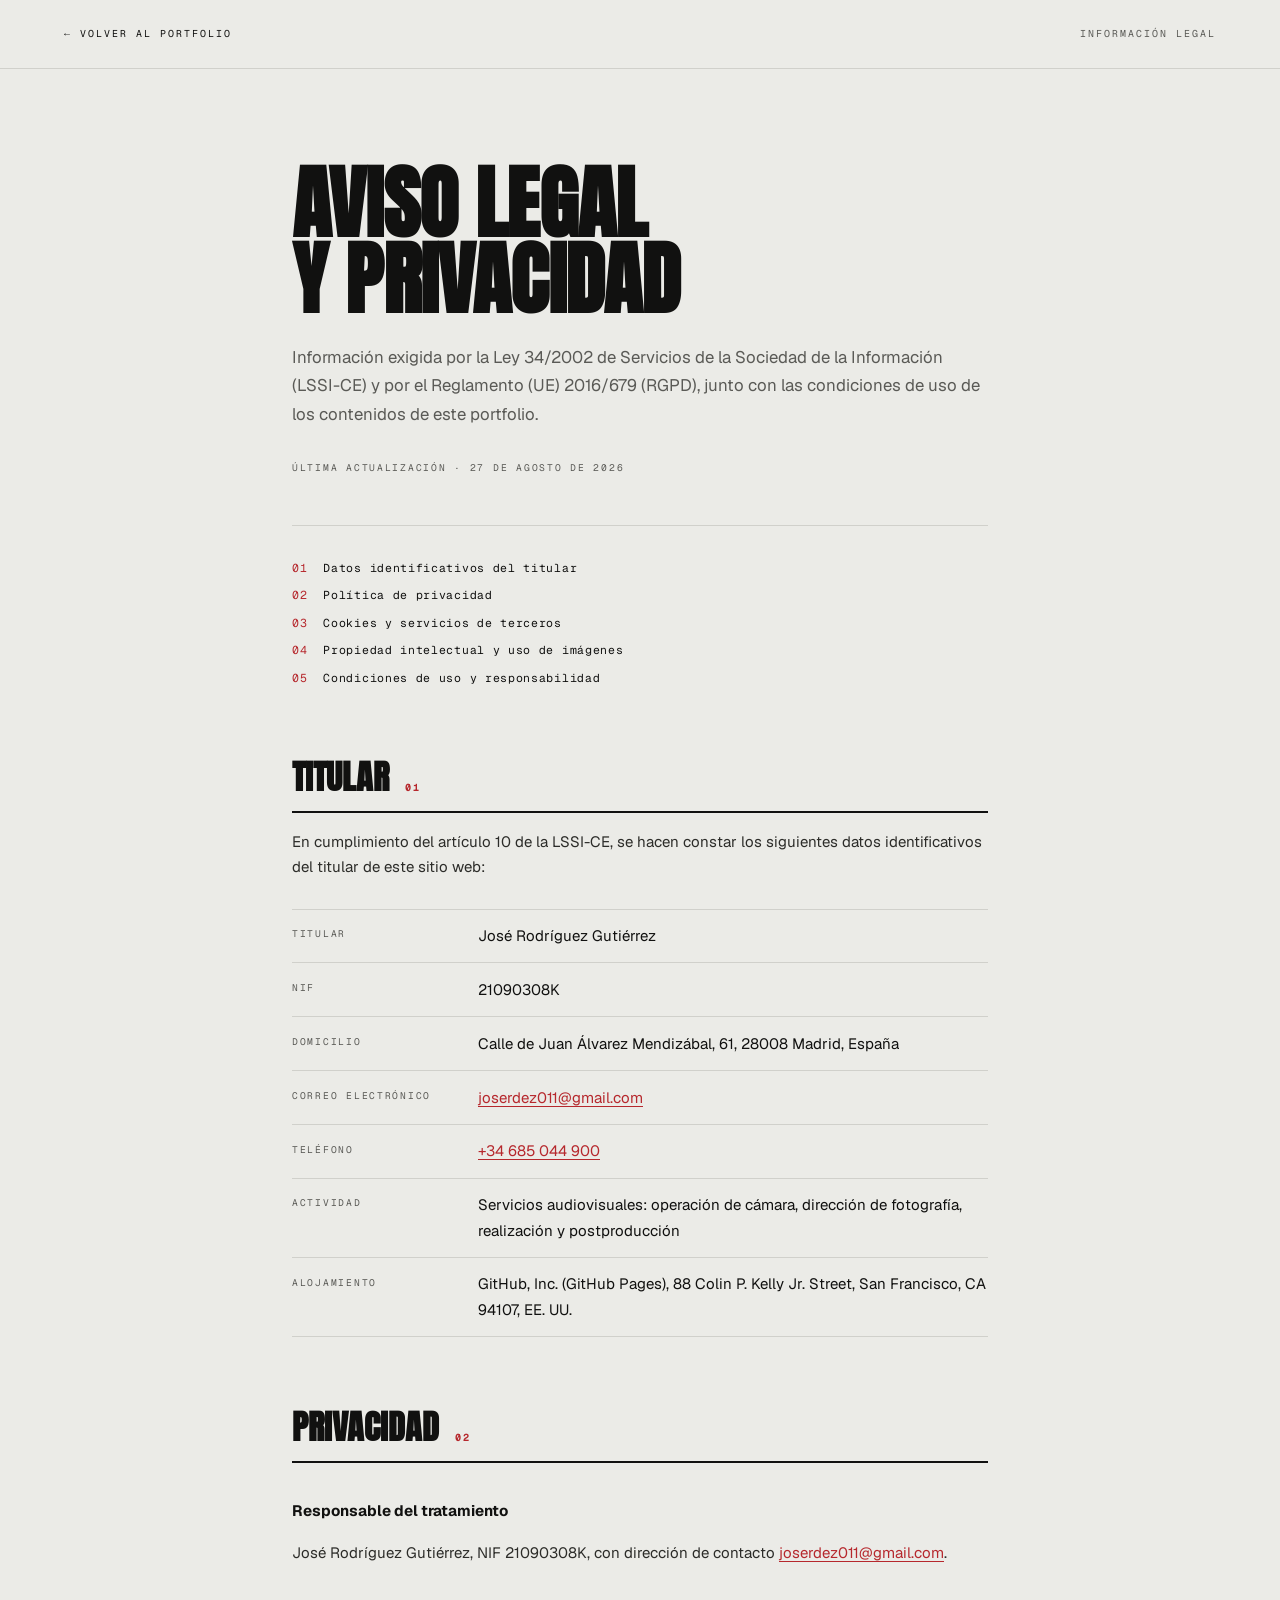
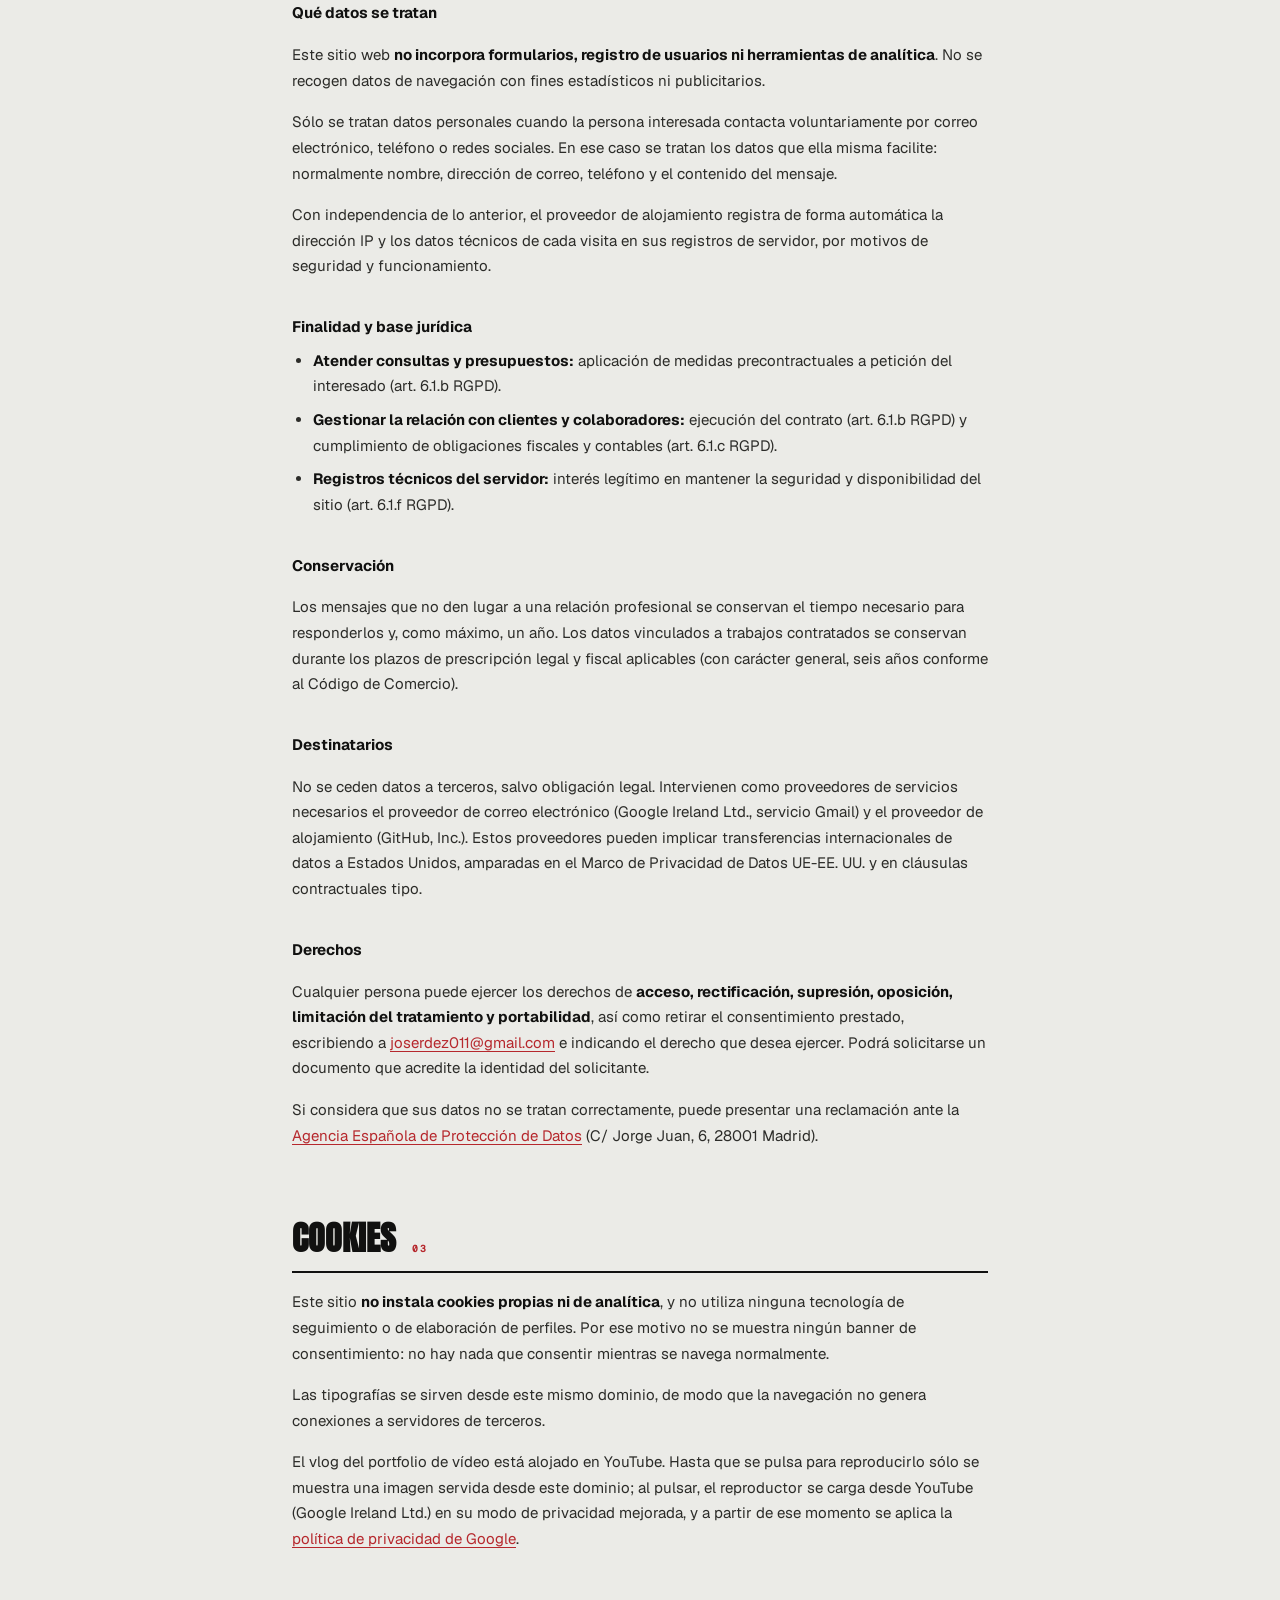
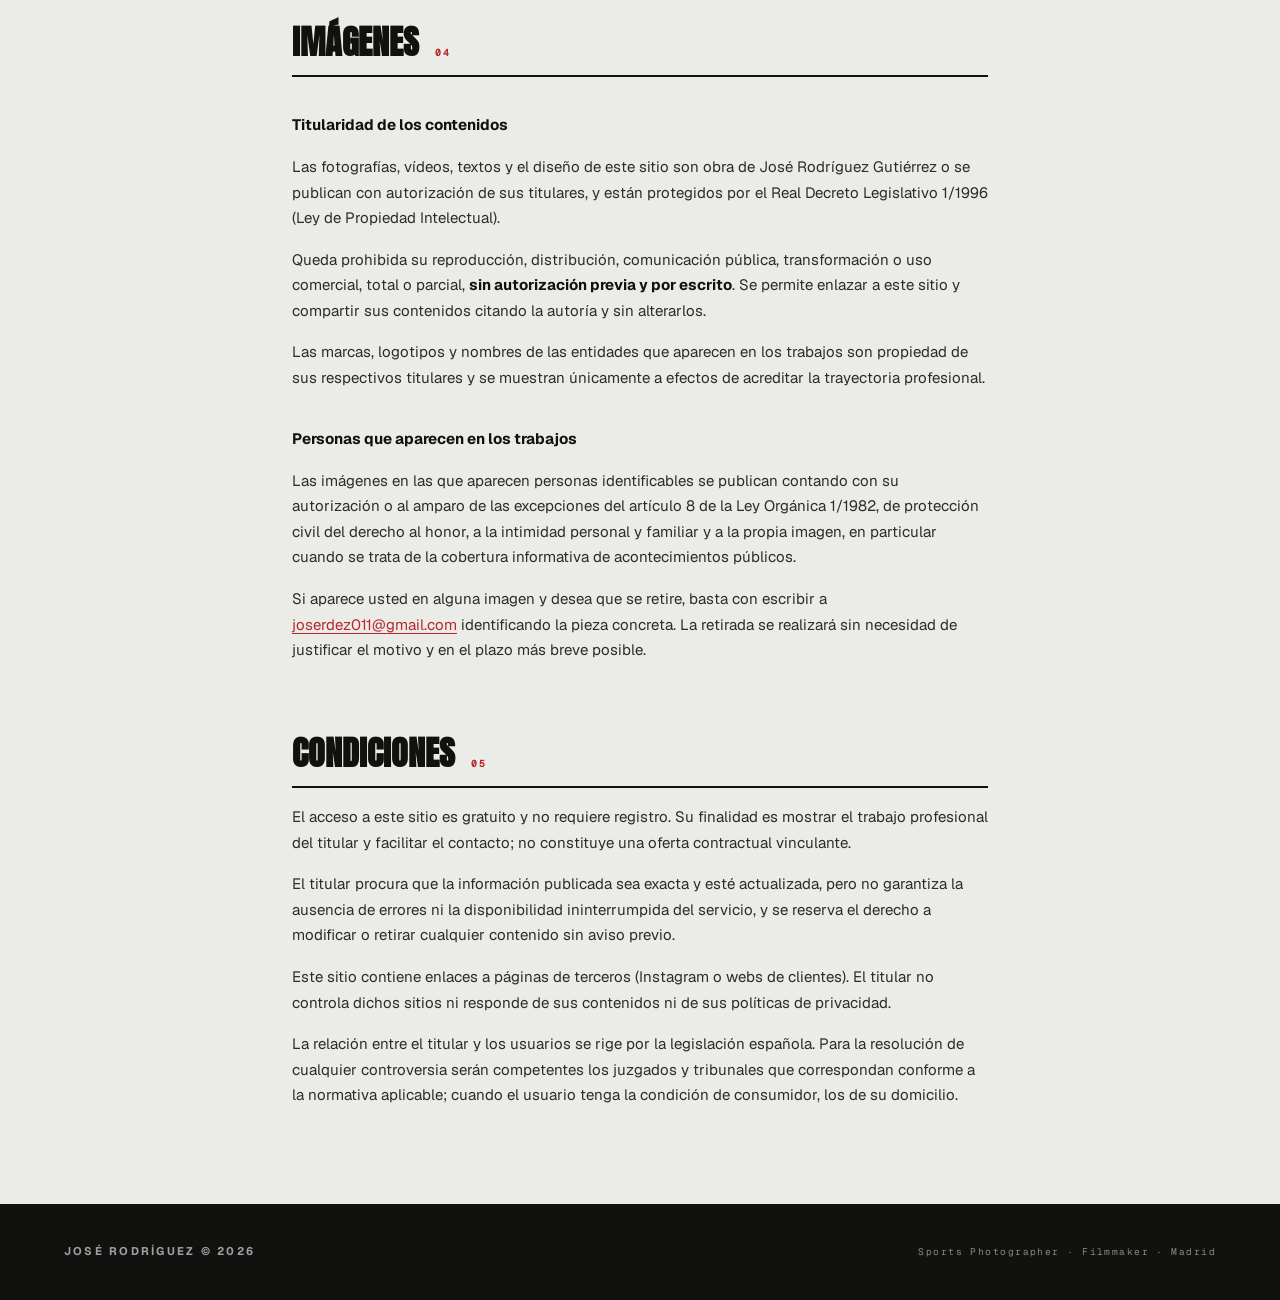
<file: legal.html>
<!DOCTYPE html>
<html lang="es">
<head>
  <meta charset="UTF-8">
  <meta name="viewport" content="width=device-width, initial-scale=1.0">
  <title>Aviso legal y privacidad — José Rodríguez</title>
  <meta name="description" content="Aviso legal, política de privacidad, uso de cookies y condiciones de uso de las imágenes del portfolio de José Rodríguez.">
  <meta name="robots" content="index, follow">

  <!-- Mismas tipografías autoalojadas que el portfolio (sin terceros). -->
  <link rel="preload" href="resources/fonts/geist-latin.woff2" as="font" type="font/woff2" crossorigin>
  <link href="resources/fonts/fonts.css" rel="stylesheet">

  <style>
    *, *::before, *::after { box-sizing: border-box; margin: 0; padding: 0; }
    html { font-size: 16px; scroll-behavior: smooth; }

    /* Tokens heredados de index.html para mantener la identidad visual. */
    :root {
      --bg:    #ebebe7;
      --red:   #b6282d;
      --dark:  #111110;
      --mid:   #5a5a56;
      --pale:  #d0d0cb;
      --white: #f5f5f2;
      --fh:    'Geist', 'Arial', sans-serif;
      --fb:    'Coolvetica', 'Arial Narrow', 'Arial', sans-serif;
      --fm:    'Geist Mono', monospace;
      --fd:    'Anton', 'Arial Narrow', 'Arial', sans-serif;
    }

    body {
      background: var(--bg);
      color: var(--dark);
      font-family: var(--fb);
      -webkit-font-smoothing: antialiased;
      line-height: 1.7;
    }

    /* ─── Cabecera ─────────────────────────────────────────────── */
    .l-top {
      border-bottom: 1px solid var(--pale);
      padding: 1.6rem clamp(1.4rem, 5vw, 5rem);
      display: flex; justify-content: space-between; align-items: center;
      flex-wrap: wrap; gap: 1rem;
    }
    .l-back {
      font-family: var(--fm); font-size: 0.62rem; letter-spacing: 0.2em;
      text-transform: uppercase; color: var(--dark); text-decoration: none;
      transition: color 0.25s ease;
    }
    .l-back:hover { color: var(--red); }
    .l-tag { font-family: var(--fm); font-size: 0.62rem; letter-spacing: 0.2em; text-transform: uppercase; color: var(--mid); }

    /* ─── Contenido ────────────────────────────────────────────── */
    .l-wrap { max-width: 760px; margin: 0 auto; padding: clamp(3rem, 8vw, 6rem) clamp(1.4rem, 5vw, 2rem) 6rem; }

    .l-title {
      font-family: var(--fd);
      font-size: clamp(2.6rem, 9vw, 5rem);
      line-height: 0.95; letter-spacing: -0.01em;
      text-transform: uppercase;
    }
    .l-intro { font-family: var(--fh); font-size: 1.05rem; color: var(--mid); margin-top: 1.6rem; }
    .l-updated { font-family: var(--fm); font-size: 0.6rem; letter-spacing: 0.18em; text-transform: uppercase; color: var(--mid); margin-top: 2rem; }

    /* Índice */
    .l-toc { margin-top: 3rem; padding-top: 2rem; border-top: 1px solid var(--pale); display: grid; gap: 0.5rem; }
    .l-toc a {
      font-family: var(--fm); font-size: 0.72rem; letter-spacing: 0.06em;
      color: var(--dark); text-decoration: none;
      display: flex; gap: 1rem; transition: color 0.25s ease;
    }
    .l-toc a:hover { color: var(--red); }
    .l-toc span { color: var(--red); }

    section { margin-top: 4.5rem; scroll-margin-top: 2rem; }
    h2 {
      font-family: var(--fd);
      font-size: clamp(1.5rem, 4.5vw, 2.1rem);
      line-height: 1.1; text-transform: uppercase;
      padding-bottom: 0.9rem; border-bottom: 2px solid var(--dark);
      display: flex; align-items: baseline; gap: 1rem;
    }
    h2 em { font-family: var(--fm); font-size: 0.6rem; font-style: normal; letter-spacing: 0.2em; color: var(--red); }
    h3 {
      font-family: var(--fh); font-size: 0.95rem; font-weight: 700;
      margin-top: 2.2rem;
    }
    p, li { font-family: var(--fh); font-size: 0.94rem; color: #2c2c29; margin-top: 1rem; }
    a { color: var(--red); text-underline-offset: 3px; }
    ul { margin-top: 0.4rem; padding-left: 1.3rem; }
    li { margin-top: 0.5rem; }
    strong { font-weight: 700; color: var(--dark); }

    /* Ficha de datos identificativos */
    .l-data { margin-top: 1.8rem; border-top: 1px solid var(--pale); }
    .l-row { display: grid; grid-template-columns: 170px 1fr; gap: 1rem; padding: 0.85rem 0; border-bottom: 1px solid var(--pale); }
    .l-row dt { font-family: var(--fm); font-size: 0.6rem; letter-spacing: 0.18em; text-transform: uppercase; color: var(--mid); padding-top: 0.2rem; }
    .l-row dd { font-family: var(--fh); font-size: 0.94rem; }
    @media (max-width: 560px) { .l-row { grid-template-columns: 1fr; gap: 0.2rem; } }

    /* Aviso destacado */
    .l-note {
      margin-top: 1.8rem; padding: 1.3rem 1.5rem;
      background: var(--dark); color: var(--white); border-left: 4px solid var(--red);
    }
    .l-note p { color: rgba(245,245,242,0.8); margin-top: 0.6rem; }
    .l-note p:first-child { margin-top: 0; }
    .l-note a { color: var(--white); }
    .l-note strong { color: var(--white); }

    footer {
      background: var(--dark); color: rgba(255,255,255,0.6);
      padding: 2.4rem clamp(1.4rem, 5vw, 5rem);
      display: flex; justify-content: space-between; align-items: center;
      flex-wrap: wrap; gap: 1rem 2rem;
    }
    .foot-name { font-family: var(--fh); font-size: 0.7rem; font-weight: 700; letter-spacing: 0.2em; text-transform: uppercase; }
    .foot-copy { font-family: var(--fm); font-size: 0.6rem; letter-spacing: 0.15em; color: rgba(255,255,255,0.5); }
  </style>
</head>
<body>

<header class="l-top">
  <a class="l-back" href="index.html">← Volver al portfolio</a>
  <span class="l-tag">Información legal</span>
</header>

<main class="l-wrap">
  <h1 class="l-title">Aviso legal<br>y privacidad</h1>
  <p class="l-intro">Información exigida por la Ley 34/2002 de Servicios de la Sociedad de la Información (LSSI-CE) y por el Reglamento (UE) 2016/679 (RGPD), junto con las condiciones de uso de los contenidos de este portfolio.</p>
  <p class="l-updated">Última actualización · 27 de agosto de 2026</p>

  <nav class="l-toc" aria-label="Índice">
    <a href="#titular"><span>01</span> Datos identificativos del titular</a>
    <a href="#privacidad"><span>02</span> Política de privacidad</a>
    <a href="#cookies"><span>03</span> Cookies y servicios de terceros</a>
    <a href="#imagenes"><span>04</span> Propiedad intelectual y uso de imágenes</a>
    <a href="#condiciones"><span>05</span> Condiciones de uso y responsabilidad</a>
  </nav>

  <!-- ════════ 01 · LSSI art. 10: datos que todo prestador de servicios debe publicar ════════ -->
  <section id="titular">
    <h2>Titular <em>01</em></h2>
    <p>En cumplimiento del artículo 10 de la LSSI-CE, se hacen constar los siguientes datos identificativos del titular de este sitio web:</p>
    <dl class="l-data">
      <div class="l-row"><dt>Titular</dt><dd>José Rodríguez Gutiérrez</dd></div>
      <div class="l-row"><dt>NIF</dt><dd>21090308K</dd></div>
      <div class="l-row"><dt>Domicilio</dt><dd>Calle de Juan Álvarez Mendizábal, 61, 28008 Madrid, España</dd></div>
      <div class="l-row"><dt>Correo electrónico</dt><dd><a href="mailto:joserdez011@gmail.com">joserdez011@gmail.com</a></dd></div>
      <div class="l-row"><dt>Teléfono</dt><dd><a href="tel:+34685044900">+34 685 044 900</a></dd></div>
      <div class="l-row"><dt>Actividad</dt><dd>Servicios audiovisuales: operación de cámara, dirección de fotografía, realización y postproducción</dd></div>
      <div class="l-row"><dt>Alojamiento</dt><dd>GitHub, Inc. (GitHub Pages), 88 Colin P. Kelly Jr. Street, San Francisco, CA 94107, EE. UU.</dd></div>
    </dl>
  </section>

  <!-- ════════ 02 · RGPD art. 13: información a facilitar al interesado ════════ -->
  <section id="privacidad">
    <h2>Privacidad <em>02</em></h2>

    <h3>Responsable del tratamiento</h3>
    <p>José Rodríguez Gutiérrez, NIF 21090308K, con dirección de contacto <a href="mailto:joserdez011@gmail.com">joserdez011@gmail.com</a>.</p>

    <h3>Qué datos se tratan</h3>
    <p>Este sitio web <strong>no incorpora formularios, registro de usuarios ni herramientas de analítica</strong>. No se recogen datos de navegación con fines estadísticos ni publicitarios.</p>
    <p>Sólo se tratan datos personales cuando la persona interesada contacta voluntariamente por correo electrónico, teléfono o redes sociales. En ese caso se tratan los datos que ella misma facilite: normalmente nombre, dirección de correo, teléfono y el contenido del mensaje.</p>
    <p>Con independencia de lo anterior, el proveedor de alojamiento registra de forma automática la dirección IP y los datos técnicos de cada visita en sus registros de servidor, por motivos de seguridad y funcionamiento.</p>

    <h3>Finalidad y base jurídica</h3>
    <ul>
      <li><strong>Atender consultas y presupuestos:</strong> aplicación de medidas precontractuales a petición del interesado (art. 6.1.b RGPD).</li>
      <li><strong>Gestionar la relación con clientes y colaboradores:</strong> ejecución del contrato (art. 6.1.b RGPD) y cumplimiento de obligaciones fiscales y contables (art. 6.1.c RGPD).</li>
      <li><strong>Registros técnicos del servidor:</strong> interés legítimo en mantener la seguridad y disponibilidad del sitio (art. 6.1.f RGPD).</li>
    </ul>

    <h3>Conservación</h3>
    <p>Los mensajes que no den lugar a una relación profesional se conservan el tiempo necesario para responderlos y, como máximo, un año. Los datos vinculados a trabajos contratados se conservan durante los plazos de prescripción legal y fiscal aplicables (con carácter general, seis años conforme al Código de Comercio).</p>

    <h3>Destinatarios</h3>
    <p>No se ceden datos a terceros, salvo obligación legal. Intervienen como proveedores de servicios necesarios el proveedor de correo electrónico (Google Ireland Ltd., servicio Gmail) y el proveedor de alojamiento (GitHub, Inc.). Estos proveedores pueden implicar transferencias internacionales de datos a Estados Unidos, amparadas en el Marco de Privacidad de Datos UE-EE. UU. y en cláusulas contractuales tipo.</p>

    <h3>Derechos</h3>
    <p>Cualquier persona puede ejercer los derechos de <strong>acceso, rectificación, supresión, oposición, limitación del tratamiento y portabilidad</strong>, así como retirar el consentimiento prestado, escribiendo a <a href="mailto:joserdez011@gmail.com">joserdez011@gmail.com</a> e indicando el derecho que desea ejercer. Podrá solicitarse un documento que acredite la identidad del solicitante.</p>
    <p>Si considera que sus datos no se tratan correctamente, puede presentar una reclamación ante la <a href="https://www.aepd.es" target="_blank" rel="noopener">Agencia Española de Protección de Datos</a> (C/ Jorge Juan, 6, 28001 Madrid).</p>
  </section>

  <!-- ════════ 03 · LSSI art. 22.2 ════════ -->
  <section id="cookies">
    <h2>Cookies <em>03</em></h2>
    <p>Este sitio <strong>no instala cookies propias ni de analítica</strong>, y no utiliza ninguna tecnología de seguimiento o de elaboración de perfiles. Por ese motivo no se muestra ningún banner de consentimiento: no hay nada que consentir mientras se navega normalmente.</p>
    <p>Las tipografías se sirven desde este mismo dominio, de modo que la navegación no genera conexiones a servidores de terceros.</p>
    <p>El vlog del portfolio de vídeo está alojado en YouTube. Hasta que se pulsa para reproducirlo sólo se muestra una imagen servida desde este dominio; al pulsar, el reproductor se carga desde YouTube (Google Ireland Ltd.) en su modo de privacidad mejorada, y a partir de ese momento se aplica la <a href="https://policies.google.com/privacy" target="_blank" rel="noopener">política de privacidad de Google</a>.</p>
  </section>

  <!-- ════════ 04 · Propiedad intelectual + derecho a la propia imagen (LO 1/1982) ════════ -->
  <section id="imagenes">
    <h2>Imágenes <em>04</em></h2>

    <h3>Titularidad de los contenidos</h3>
    <p>Las fotografías, vídeos, textos y el diseño de este sitio son obra de José Rodríguez Gutiérrez o se publican con autorización de sus titulares, y están protegidos por el Real Decreto Legislativo 1/1996 (Ley de Propiedad Intelectual).</p>
    <p>Queda prohibida su reproducción, distribución, comunicación pública, transformación o uso comercial, total o parcial, <strong>sin autorización previa y por escrito</strong>. Se permite enlazar a este sitio y compartir sus contenidos citando la autoría y sin alterarlos.</p>
    <p>Las marcas, logotipos y nombres de las entidades que aparecen en los trabajos son propiedad de sus respectivos titulares y se muestran únicamente a efectos de acreditar la trayectoria profesional.</p>

    <h3>Personas que aparecen en los trabajos</h3>
    <p>Las imágenes en las que aparecen personas identificables se publican contando con su autorización o al amparo de las excepciones del artículo 8 de la Ley Orgánica 1/1982, de protección civil del derecho al honor, a la intimidad personal y familiar y a la propia imagen, en particular cuando se trata de la cobertura informativa de acontecimientos públicos.</p>
    <p>Si aparece usted en alguna imagen y desea que se retire, basta con escribir a <a href="mailto:joserdez011@gmail.com">joserdez011@gmail.com</a> identificando la pieza concreta. La retirada se realizará sin necesidad de justificar el motivo y en el plazo más breve posible.</p>
  </section>

  <!-- ════════ 05 ════════ -->
  <section id="condiciones">
    <h2>Condiciones <em>05</em></h2>
    <p>El acceso a este sitio es gratuito y no requiere registro. Su finalidad es mostrar el trabajo profesional del titular y facilitar el contacto; no constituye una oferta contractual vinculante.</p>
    <p>El titular procura que la información publicada sea exacta y esté actualizada, pero no garantiza la ausencia de errores ni la disponibilidad ininterrumpida del servicio, y se reserva el derecho a modificar o retirar cualquier contenido sin aviso previo.</p>
    <p>Este sitio contiene enlaces a páginas de terceros (Instagram o webs de clientes). El titular no controla dichos sitios ni responde de sus contenidos ni de sus políticas de privacidad.</p>
    <p>La relación entre el titular y los usuarios se rige por la legislación española. Para la resolución de cualquier controversia serán competentes los juzgados y tribunales que correspondan conforme a la normativa aplicable; cuando el usuario tenga la condición de consumidor, los de su domicilio.</p>
  </section>
</main>

<footer>
  <div class="foot-name">José Rodríguez © 2026</div>
  <div class="foot-copy">Sports Photographer · Filmmaker · Madrid</div>
</footer>

</body>
</html>
</file>
<file: resources/fonts/fonts.css>
/* ════════════════════════════════════════════════════════════
   TIPOGRAFÍAS AUTOALOJADAS
   Servidas desde el propio dominio para no enviar la IP de cada
   visitante a servidores de terceros (fonts.gstatic.com / cdnfonts).
   Regenerar con scripts/selfhost_fonts.py si cambian las familias.
   ════════════════════════════════════════════════════════════ */

/* Anton · latin-ext */
@font-face {
  font-family: 'Anton';
  font-style: normal;
  font-weight: 400;
  font-display: swap;
  src: url(./anton-latin-ext.woff2) format('woff2');
  unicode-range: U+0100-02BA, U+02BD-02C5, U+02C7-02CC, U+02CE-02D7, U+02DD-02FF, U+0304, U+0308, U+0329, U+1D00-1DBF, U+1E00-1E9F, U+1EF2-1EFF, U+2020, U+20A0-20AB, U+20AD-20C0, U+2113, U+2C60-2C7F, U+A720-A7FF;
}

/* Anton · latin */
@font-face {
  font-family: 'Anton';
  font-style: normal;
  font-weight: 400;
  font-display: swap;
  src: url(./anton-latin.woff2) format('woff2');
  unicode-range: U+0000-00FF, U+0131, U+0152-0153, U+02BB-02BC, U+02C6, U+02DA, U+02DC, U+0304, U+0308, U+0329, U+2000-206F, U+20AC, U+2122, U+2191, U+2193, U+2212, U+2215, U+FEFF, U+FFFD;
}

/* Geist · latin-ext */
@font-face {
  font-family: 'Geist';
  font-style: normal;
  font-weight: 300 900;
  font-display: swap;
  src: url(./geist-latin-ext.woff2) format('woff2');
  unicode-range: U+0100-02BA, U+02BD-02C5, U+02C7-02CC, U+02CE-02D7, U+02DD-02FF, U+0304, U+0308, U+0329, U+1D00-1DBF, U+1E00-1E9F, U+1EF2-1EFF, U+2020, U+20A0-20AB, U+20AD-20C0, U+2113, U+2C60-2C7F, U+A720-A7FF;
}

/* Geist · latin */
@font-face {
  font-family: 'Geist';
  font-style: normal;
  font-weight: 300 900;
  font-display: swap;
  src: url(./geist-latin.woff2) format('woff2');
  unicode-range: U+0000-00FF, U+0131, U+0152-0153, U+02BB-02BC, U+02C6, U+02DA, U+02DC, U+0304, U+0308, U+0329, U+2000-206F, U+20AC, U+2122, U+2191, U+2193, U+2212, U+2215, U+FEFF, U+FFFD;
}

/* Geist Mono · latin-ext */
@font-face {
  font-family: 'Geist Mono';
  font-style: normal;
  font-weight: 400 500;
  font-display: swap;
  src: url(./geist-mono-latin-ext.woff2) format('woff2');
  unicode-range: U+0100-02BA, U+02BD-02C5, U+02C7-02CC, U+02CE-02D7, U+02DD-02FF, U+0304, U+0308, U+0329, U+1D00-1DBF, U+1E00-1E9F, U+1EF2-1EFF, U+2020, U+20A0-20AB, U+20AD-20C0, U+2113, U+2C60-2C7F, U+A720-A7FF;
}

/* Geist Mono · latin */
@font-face {
  font-family: 'Geist Mono';
  font-style: normal;
  font-weight: 400 500;
  font-display: swap;
  src: url(./geist-mono-latin.woff2) format('woff2');
  unicode-range: U+0000-00FF, U+0131, U+0152-0153, U+02BB-02BC, U+02C6, U+02DA, U+02DC, U+0304, U+0308, U+0329, U+2000-206F, U+20AC, U+2122, U+2191, U+2193, U+2212, U+2215, U+FEFF, U+FFFD;
}

/* Coolvetica · Ray Larabie (Typodermic), uso libre */
@font-face {
  font-family: 'Coolvetica';
  font-style: normal;
  font-weight: 400;
  font-display: swap;
  src: url(./coolvetica.woff) format('woff');
}
</file>
